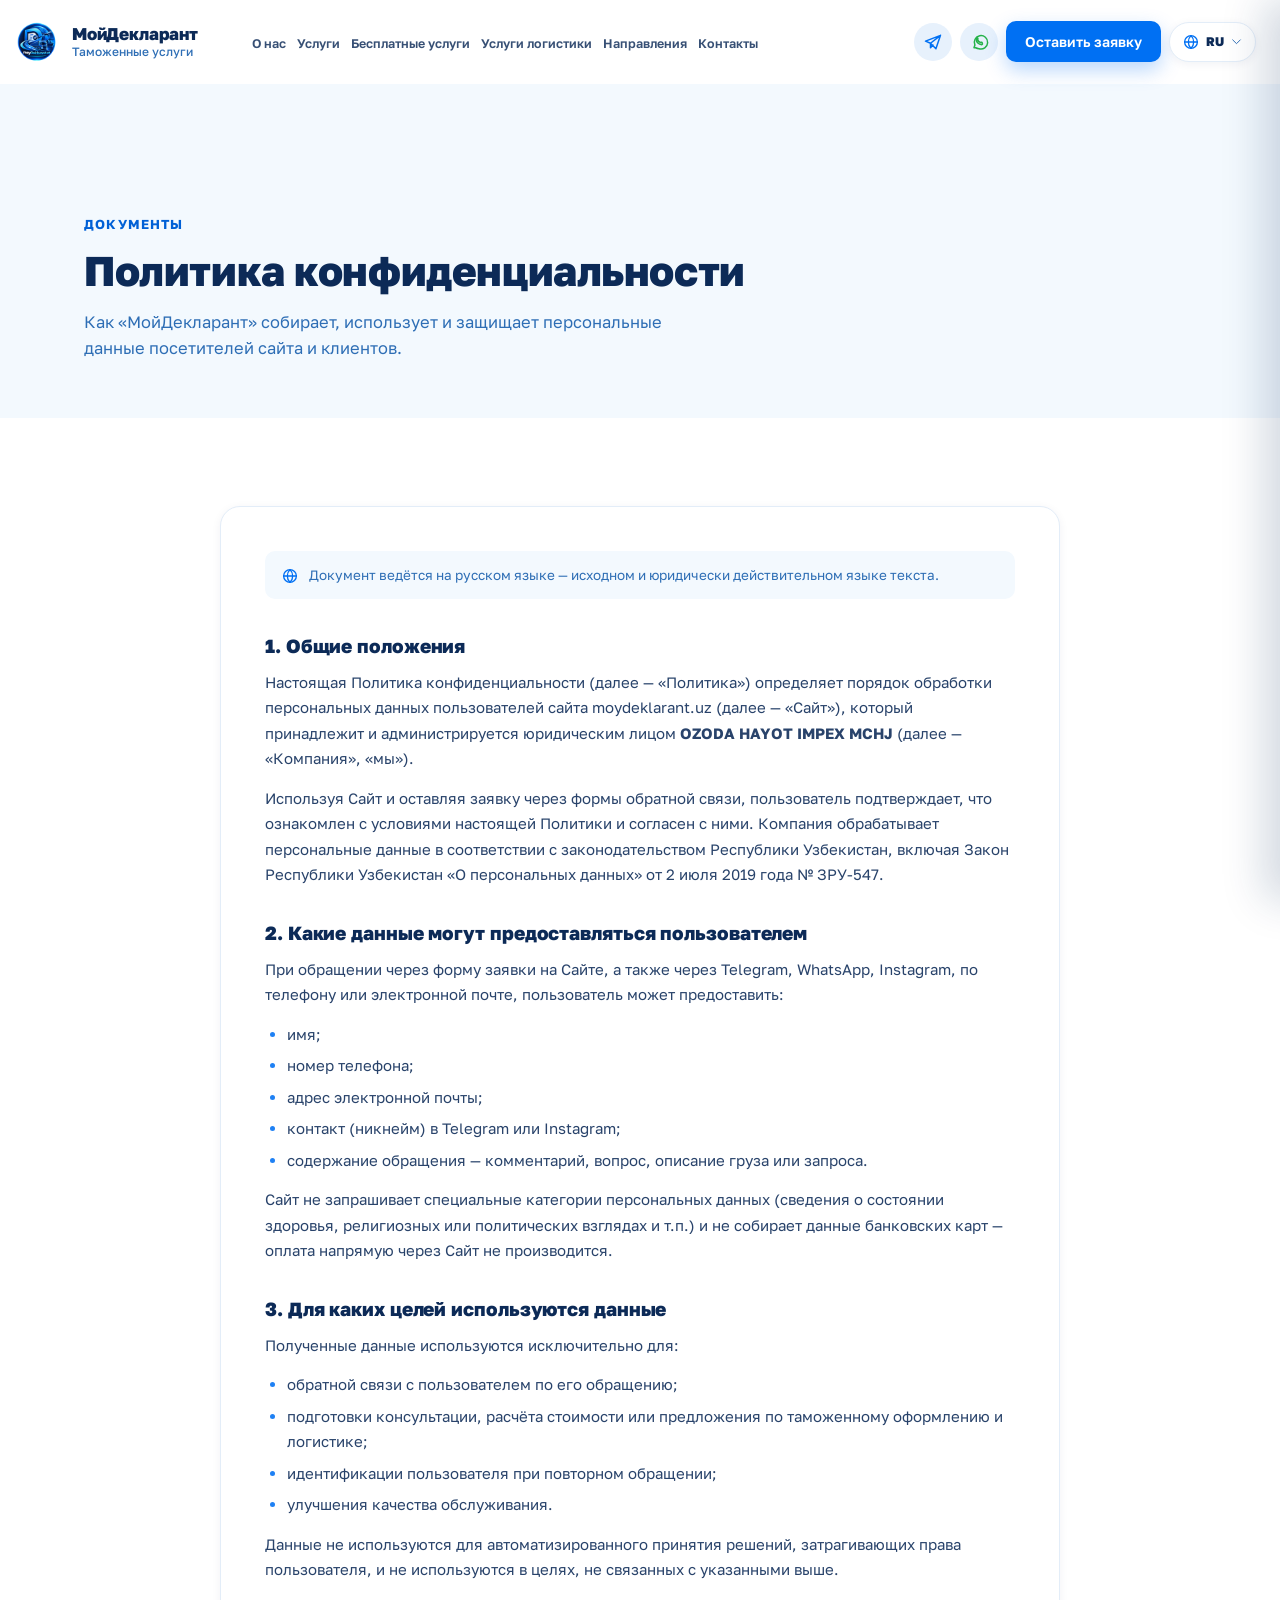
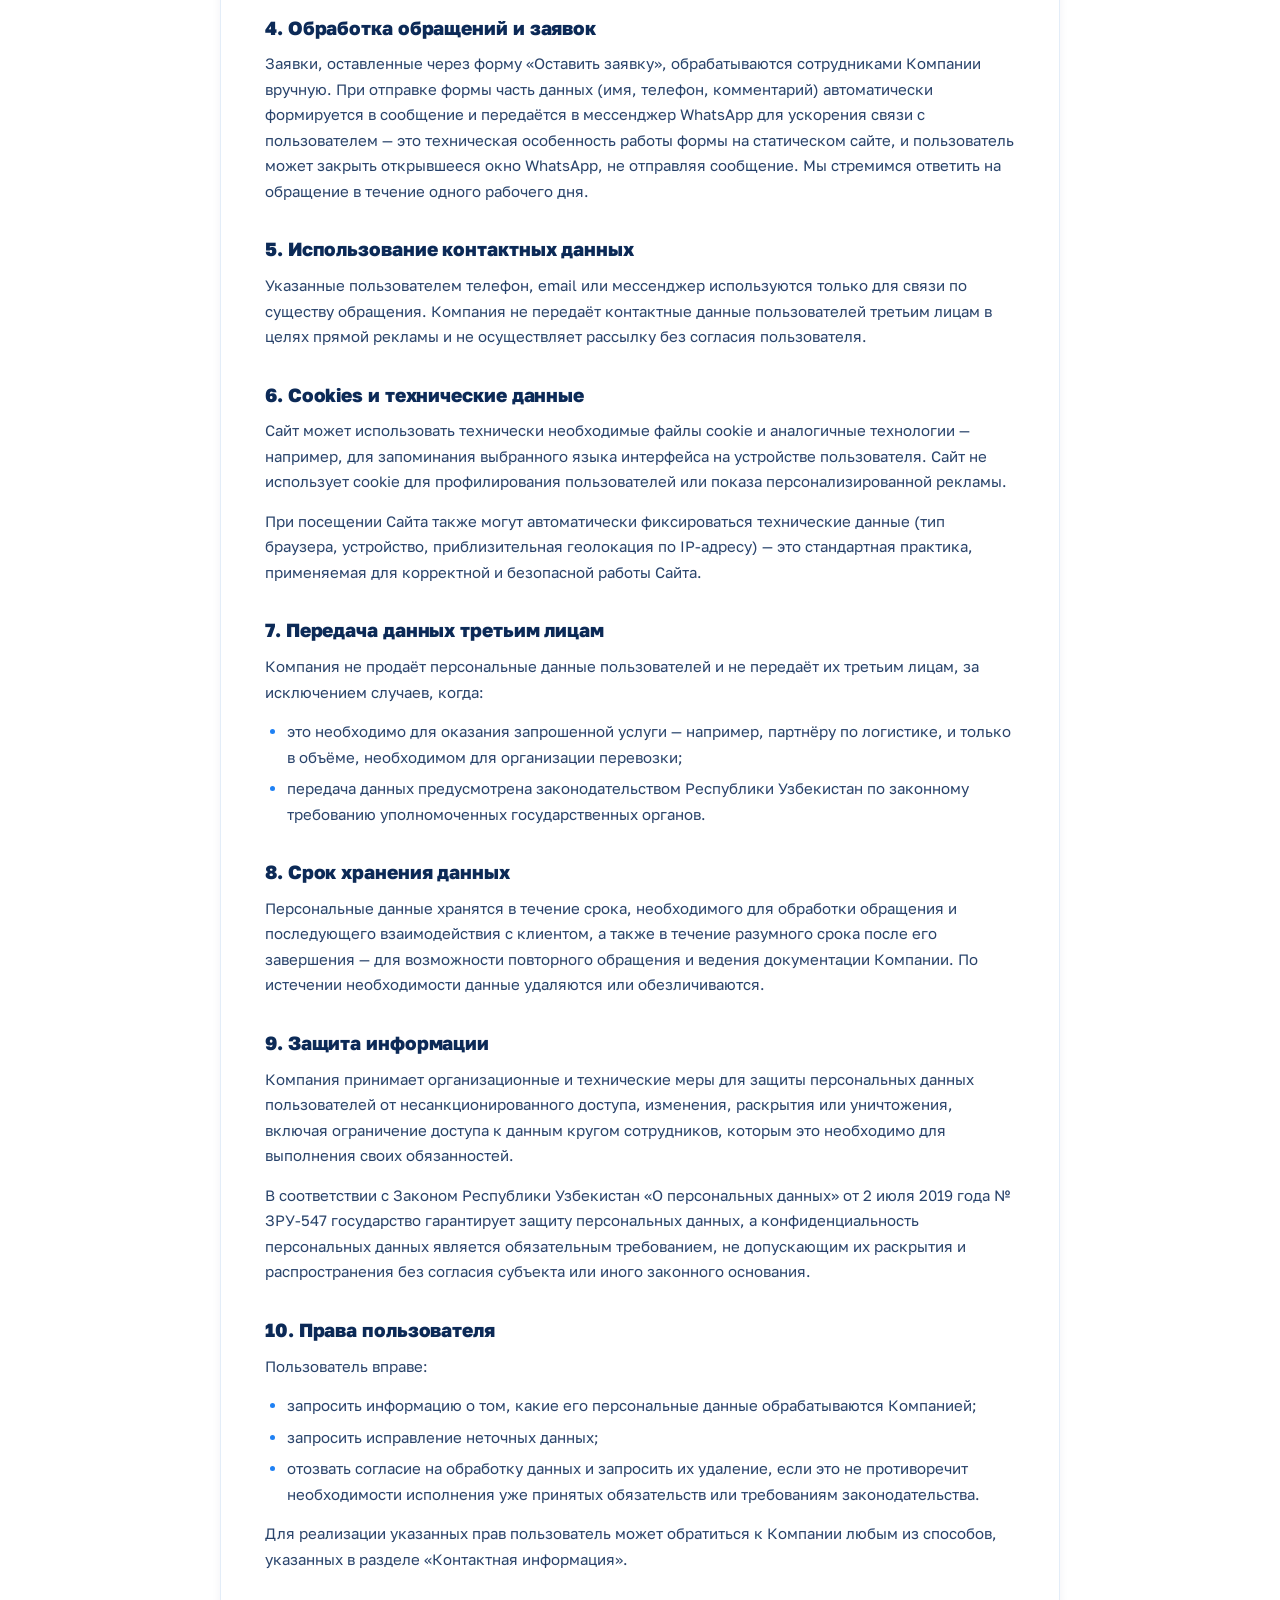
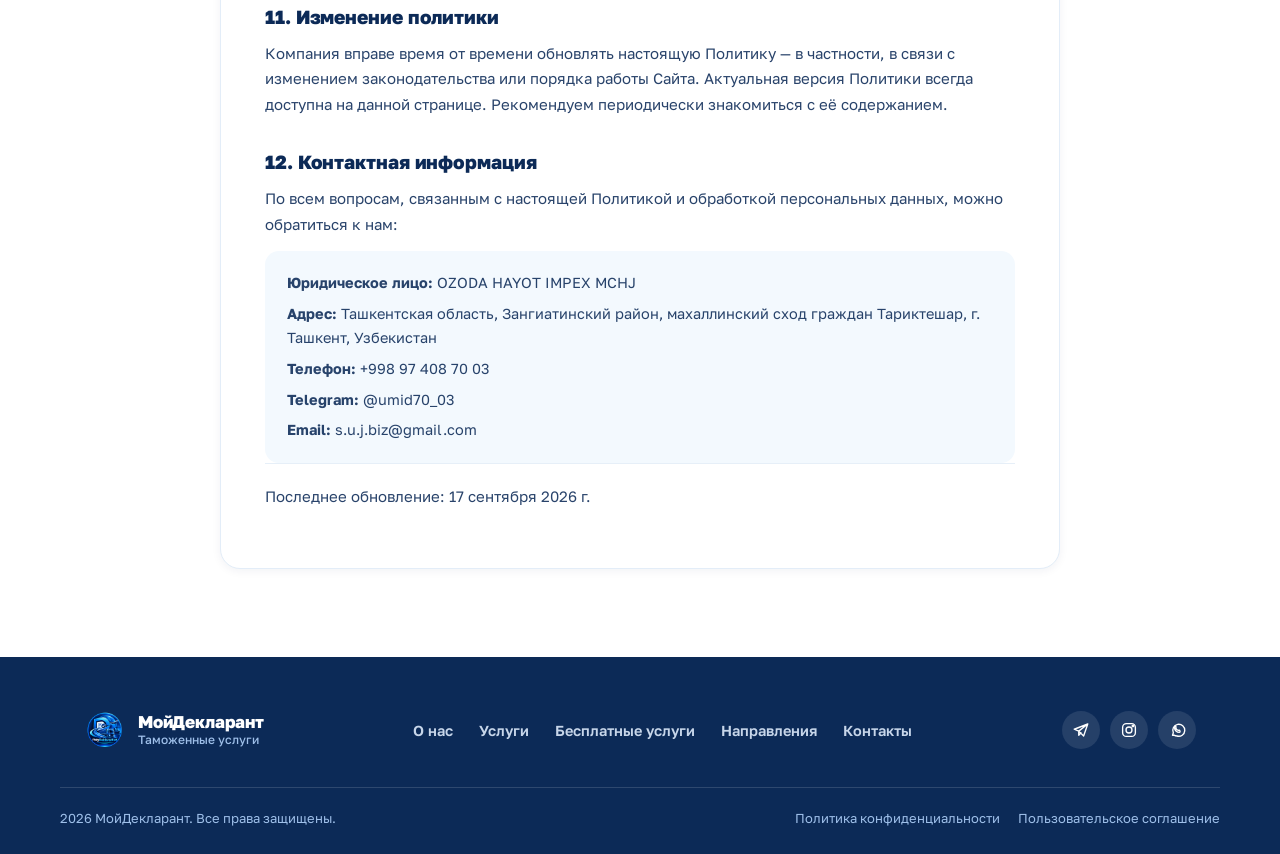
<file: privacy-policy.html>
<!DOCTYPE html>
<html lang="ru">
<head>
<meta charset="UTF-8">
<meta name="viewport" content="width=device-width, initial-scale=1, viewport-fit=cover">
<title>Политика конфиденциальности — МойДекларант</title>
<meta name="description" content="Политика конфиденциальности сайта МойДекларант: какие данные собираются, как используются и защищаются, и как связаться с компанией по вопросам персональных данных.">
<link rel="icon" type="image/png" sizes="512x512" href="/favicon.png">
<link rel="icon" href="/favicon.ico" sizes="any">
<link rel="apple-touch-icon" sizes="512x512" href="/favicon.png">
<link rel="preconnect" href="https://fonts.googleapis.com">
<link rel="preconnect" href="https://fonts.gstatic.com" crossorigin>
<link href="https://fonts.googleapis.com/css2?family=Golos+Text:wght@400;500;600;700;800;900&display=swap" rel="stylesheet">
<link rel="stylesheet" href="styles.css">
</head>
<body>

<!-- ============ ICON SPRITE ============ -->
<!-- ============ ICON SPRITE ============ -->
<svg style="display:none" aria-hidden="true">
  <symbol id="i-shield-check" viewBox="0 0 24 24"><path d="M12 3l7 3v6c0 4.6-3 7.9-7 9-4-1.1-7-4.4-7-9V6l7-3z"/><path d="M9 12l2 2 4-4"/></symbol>
  <symbol id="i-clock" viewBox="0 0 24 24"><circle cx="12" cy="12" r="8.5"/><path d="M12 7.5V12l3 2"/></symbol>
  <symbol id="i-layers" viewBox="0 0 24 24"><path d="M12 3l8.5 4.5L12 12 3.5 7.5 12 3z"/><path d="M3.5 12l8.5 4.5 8.5-4.5"/><path d="M3.5 16.5L12 21l8.5-4.5"/></symbol>
  <symbol id="i-user" viewBox="0 0 24 24"><circle cx="12" cy="8.5" r="3.5"/><path d="M4.5 20c1.4-3.6 4.3-5.5 7.5-5.5s6.1 1.9 7.5 5.5"/></symbol>
  <symbol id="i-globe" viewBox="0 0 24 24"><circle cx="12" cy="12" r="8.5"/><path d="M3.5 12h17M12 3.5c2.4 2.3 3.6 5.2 3.6 8.5s-1.2 6.2-3.6 8.5c-2.4-2.3-3.6-5.2-3.6-8.5S9.6 5.8 12 3.5z"/></symbol>
  <symbol id="i-headset" viewBox="0 0 24 24"><path d="M4 13v-1a8 8 0 0116 0v1"/><rect x="3" y="13" width="4" height="6" rx="1.5"/><rect x="17" y="13" width="4" height="6" rx="1.5"/><path d="M20 19v.5A3.5 3.5 0 0116.5 23H13"/></symbol>
  <symbol id="i-package" viewBox="0 0 24 24"><path d="M12 3l8.5 4.5v9L12 21l-8.5-4.5v-9L12 3z"/><path d="M3.5 7.5L12 12l8.5-4.5M12 12v9"/></symbol>
  <symbol id="i-message" viewBox="0 0 24 24"><path d="M4 5h16v11H9l-5 4V5z"/></symbol>
  <symbol id="i-tag" viewBox="0 0 24 24"><path d="M11 3h7a1 1 0 011 1v7a2 2 0 01-.6 1.4l-8 8a2 2 0 01-2.8 0l-6-6a2 2 0 010-2.8l8-8A2 2 0 0111 3z"/><circle cx="15.5" cy="8.5" r="1.4"/></symbol>
  <symbol id="i-file" viewBox="0 0 24 24"><path d="M7 3h7l5 5v13H7V3z"/><path d="M14 3v5h5M9.5 13h5M9.5 16.5h5"/></symbol>
  <symbol id="i-award" viewBox="0 0 24 24"><circle cx="12" cy="8.5" r="5.5"/><path d="M8.3 13.2L6.5 21l5.5-3 5.5 3-1.8-7.8"/></symbol>
  <symbol id="i-calculator" viewBox="0 0 24 24"><rect x="5" y="3" width="14" height="18" rx="2"/><path d="M8 7.5h8M8 12h.01M12 12h.01M16 12h.01M8 16h.01M12 16h.01M16 16v3"/></symbol>
  <symbol id="i-truck" viewBox="0 0 24 24"><path d="M3 6h11v10H3z"/><path d="M14 10h4l3 3v3h-7v-6z"/><circle cx="7" cy="18" r="1.8"/><circle cx="17.5" cy="18" r="1.8"/></symbol>
  <symbol id="i-plane" viewBox="0 0 24 24"><path d="M12 2l3 3v6l6 4v2l-6-2v3l2 2v2l-4-1-4 1v-2l2-2v-3l-6 2v-2l6-4V5l3-3z"/></symbol>
  <symbol id="i-ship" viewBox="0 0 24 24"><path d="M4 11l1.5 7h13L20 11M6 11V5h5l2 3M7 8h9"/><path d="M2 15.5c1.5 1.5 3 1.5 4.5 0s3-1.5 4.5 0 3 1.5 4.5 0 3-1.5 4.5 0"/></symbol>
  <symbol id="i-warehouse" viewBox="0 0 24 24"><path d="M3 10.5L12 5l9 5.5V20H3v-9.5z"/><path d="M9 20v-6h6v6"/></symbol>
  <symbol id="i-telegram" viewBox="0 0 24 24"><path d="M21 4L3 11l6 2.5M21 4L15.5 20l-6.5-6.5M21 4L9 13.5v5.5l3-3.3"/></symbol>
  <symbol id="i-whatsapp" viewBox="0 0 24 24"><path d="M6 19l1.1-3.3A8 8 0 1112 20a8 8 0 01-4-1.1L6 19z"/><path d="M8.7 8.7c0 3.6 2.9 6.5 6.5 6.5.6 0 1-.5.9-1.1l-.3-1.2a.9.9 0 00-1-.6l-1.2.3a5 5 0 01-3.2-3.2l.3-1.2a.9.9 0 00-.6-1L9.9 6.9c-.6-.1-1.1.3-1.1.9v.9z"/></symbol>
  <symbol id="i-instagram" viewBox="0 0 24 24"><rect x="3.5" y="3.5" width="17" height="17" rx="5"/><circle cx="12" cy="12" r="4"/><circle cx="17.2" cy="6.8" r="1"/></symbol>
  <symbol id="i-phone" viewBox="0 0 24 24"><path d="M6 3h3l2 5-2.5 1.5a11 11 0 005 5L15 12l5 2v3a2 2 0 01-2.2 2A16 16 0 014 5.2 2 2 0 016 3z"/></symbol>
  <symbol id="i-mail" viewBox="0 0 24 24"><rect x="3.5" y="5" width="17" height="14" rx="2"/><path d="M4 6.5l8 6 8-6"/></symbol>
  <symbol id="i-pin" viewBox="0 0 24 24"><path d="M12 22s7-6.5 7-12a7 7 0 10-14 0c0 5.5 7 12 7 12z"/><circle cx="12" cy="10" r="2.5"/></symbol>
  <symbol id="i-chevron-left" viewBox="0 0 24 24"><path d="M15 5l-7 7 7 7"/></symbol>
  <symbol id="i-chevron-right" viewBox="0 0 24 24"><path d="M9 5l7 7-7 7"/></symbol>
  <symbol id="i-chevron-down" viewBox="0 0 24 24"><path d="M5 9l7 7 7-7"/></symbol>
  <symbol id="i-arrow-right" viewBox="0 0 24 24"><path d="M4 12h16M14 6l6 6-6 6"/></symbol>
  <symbol id="i-check" viewBox="0 0 24 24"><path d="M4 12.5l5 5L20 6"/></symbol>
  <symbol id="i-menu" viewBox="0 0 24 24"><path d="M3.5 6.5h17M3.5 12h17M3.5 17.5h17"/></symbol>
  <symbol id="i-close" viewBox="0 0 24 24"><path d="M5 5l14 14M19 5L5 19"/></symbol>
</svg>

<a class="skip-link" href="#main">Перейти к содержимому</a>

<!-- ============ HEADER ============ -->

<a class="skip-link" href="#main">Перейти к содержимому</a>

<!-- ============ HEADER ============ -->
<header class="site-header" id="siteHeader">
  <div class="container header-inner">
    <a href="index.html" class="logo" aria-label="МойДекларант — на главную">
      <img src="logo.png" alt="" class="logo-mark" width="46" height="46">
      <span class="logo-text">
        <span class="logo-title">МойДекларант</span>
        <span class="logo-tagline" data-i18n="tagline">Таможенные услуги</span>
      </span>
    </a>

    <nav class="main-nav" aria-label="Основная навигация">
      <ul>
        <li><a href="index.html#about" data-i18n="nav.about">О нас</a></li>
        <li><a href="index.html#services" data-i18n="nav.services">Услуги</a></li>
        <li><a href="index.html#free-services" data-i18n="nav.free">Бесплатные услуги</a></li>
        <li><a href="index.html#logistics" data-i18n="nav.logistics">Услуги логистики</a></li>
        <li><a href="index.html#directions" data-i18n="nav.directions">Направления</a></li>
        <li><a href="index.html#contacts" data-i18n="nav.contacts">Контакты</a></li>
      </ul>
    </nav>

    <div class="header-actions">
      <a href="https://t.me/umid70_03" class="icon-btn" target="_blank" rel="noopener" aria-label="Telegram"><svg class="icon" width="20" height="20"><use href="#i-telegram"/></svg></a>
      <a href="https://wa.me/998974087003" class="icon-btn icon-btn--whatsapp" target="_blank" rel="noopener" aria-label="WhatsApp"><svg class="icon" width="20" height="20"><use href="#i-whatsapp"/></svg></a>
      <button type="button" class="btn btn-primary btn-sm" data-open-modal data-i18n="nav.cta">Оставить заявку</button>
      <button type="button" class="lang-trigger" data-lang-trigger aria-haspopup="listbox" aria-expanded="false" aria-controls="langMenu" aria-label="Выбрать язык сайта: Русский">
        <svg class="icon" width="18" height="18"><use href="#i-globe"/></svg>
        <span class="lang-trigger-code">RU</span>
        <svg class="icon lang-chevron" width="13" height="13"><use href="#i-chevron-down"/></svg>
      </button>
    </div>

    <div class="header-actions-mobile">
      <a href="https://t.me/umid70_03" class="icon-btn-mobile" target="_blank" rel="noopener" aria-label="Telegram"><svg class="icon" width="19" height="19"><use href="#i-telegram"/></svg></a>
      <a href="https://wa.me/998974087003" class="icon-btn-mobile icon-btn--whatsapp" target="_blank" rel="noopener" aria-label="WhatsApp"><svg class="icon" width="19" height="19"><use href="#i-whatsapp"/></svg></a>
      <button type="button" class="hamburger" id="hamburgerBtn" aria-label="Открыть меню" aria-expanded="false" aria-controls="mobileMenu">
        <svg class="icon" width="24" height="24"><use href="#i-menu"/></svg>
      </button>
    </div>
  </div>
</header>

<div class="mobile-menu-backdrop" id="mobileMenuBackdrop" hidden></div>
<div class="mobile-menu" id="mobileMenu" aria-hidden="true">
  <div class="mobile-menu-top">
    <a href="index.html" class="logo">
      <img src="logo.png" alt="" class="logo-mark" width="38" height="38">
      <span class="logo-text"><span class="logo-title">МойДекларант</span></span>
    </a>
    <button type="button" class="mobile-menu-close" id="mobileMenuClose" aria-label="Закрыть меню">
      <svg class="icon" width="24" height="24"><use href="#i-close"/></svg>
    </button>
  </div>
  <nav class="mobile-nav" aria-label="Мобильная навигация">
    <ul>
      <li><a href="index.html#about" data-i18n="nav.about">О нас</a></li>
      <li><a href="index.html#services" data-i18n="nav.services">Услуги</a></li>
      <li><a href="index.html#free-services" data-i18n="nav.free">Бесплатные услуги</a></li>
      <li><a href="index.html#logistics" data-i18n="nav.logistics">Услуги логистики</a></li>
      <li><a href="index.html#directions" data-i18n="nav.directions">Направления</a></li>
      <li><a href="index.html#contacts" data-i18n="nav.contacts">Контакты</a></li>
    </ul>
  </nav>
  <div class="mobile-menu-footer">
    <button type="button" class="btn btn-primary btn-block" data-open-modal data-i18n="nav.cta">Оставить заявку</button>
    <button type="button" class="lang-trigger lang-trigger--mobile" data-lang-trigger aria-haspopup="listbox" aria-expanded="false" aria-controls="langMenu" aria-label="Выбрать язык сайта: Русский">
      <svg class="icon" width="18" height="18"><use href="#i-globe"/></svg>
      <span class="lang-trigger-code">RU</span>
      <svg class="icon lang-chevron" width="13" height="13"><use href="#i-chevron-down"/></svg>
    </button>
    <div class="mobile-menu-socials">
      <a href="https://t.me/umid70_03" target="_blank" rel="noopener" aria-label="Telegram"><svg class="icon" width="20" height="20"><use href="#i-telegram"/></svg></a>
      <a href="https://wa.me/998974087003" target="_blank" rel="noopener" aria-label="WhatsApp"><svg class="icon" width="20" height="20"><use href="#i-whatsapp"/></svg></a>
      <a href="https://www.instagram.com/moydeklarant.uz" target="_blank" rel="noopener" aria-label="Instagram"><svg class="icon" width="20" height="20"><use href="#i-instagram"/></svg></a>
      <a href="tel:+998974087003" aria-label="Позвонить"><svg class="icon" width="20" height="20"><use href="#i-phone"/></svg></a>
    </div>
  </div>
</div>


<main id="main">

  <section class="page-hero">
    <div class="container">
      <p class="eyebrow" data-i18n="legal.eyebrow">Документы</p>
      <h1 data-i18n="legal.privacy.title">Политика конфиденциальности</h1>
      <p class="page-hero-lead" data-i18n="legal.privacy.lead">Как «МойДекларант» собирает, использует и защищает персональные данные посетителей сайта и клиентов.</p>
    </div>
  </section>

  <section class="section">
    <div class="container">
      <div class="legal-card" data-reveal>

        <div class="legal-note">
          <svg class="icon" width="18" height="18"><use href="#i-globe"/></svg>
          <span data-i18n="legal.langNote">Документ ведётся на русском языке — исходном и юридически действительном языке текста.</span>
        </div>

        <div class="legal-content">

          <h2 id="general">1. Общие положения</h2>
          <p>Настоящая Политика конфиденциальности (далее — «Политика») определяет порядок обработки персональных данных пользователей сайта moydeklarant.uz (далее — «Сайт»), который принадлежит и администрируется юридическим лицом <strong>OZODA HAYOT IMPEX MCHJ</strong> (далее — «Компания», «мы»).</p>
          <p>Используя Сайт и оставляя заявку через формы обратной связи, пользователь подтверждает, что ознакомлен с условиями настоящей Политики и согласен с ними. Компания обрабатывает персональные данные в соответствии с законодательством Республики Узбекистан, включая Закон Республики Узбекистан «О персональных данных» от 2 июля 2019 года № ЗРУ-547.</p>

          <h2 id="data">2. Какие данные могут предоставляться пользователем</h2>
          <p>При обращении через форму заявки на Сайте, а также через Telegram, WhatsApp, Instagram, по телефону или электронной почте, пользователь может предоставить:</p>
          <ul>
            <li>имя;</li>
            <li>номер телефона;</li>
            <li>адрес электронной почты;</li>
            <li>контакт (никнейм) в Telegram или Instagram;</li>
            <li>содержание обращения — комментарий, вопрос, описание груза или запроса.</li>
          </ul>
          <p>Сайт не запрашивает специальные категории персональных данных (сведения о состоянии здоровья, религиозных или политических взглядах и т.п.) и не собирает данные банковских карт — оплата напрямую через Сайт не производится.</p>

          <h2 id="purposes">3. Для каких целей используются данные</h2>
          <p>Полученные данные используются исключительно для:</p>
          <ul>
            <li>обратной связи с пользователем по его обращению;</li>
            <li>подготовки консультации, расчёта стоимости или предложения по таможенному оформлению и логистике;</li>
            <li>идентификации пользователя при повторном обращении;</li>
            <li>улучшения качества обслуживания.</li>
          </ul>
          <p>Данные не используются для автоматизированного принятия решений, затрагивающих права пользователя, и не используются в целях, не связанных с указанными выше.</p>

          <h2 id="requests">4. Обработка обращений и заявок</h2>
          <p>Заявки, оставленные через форму «Оставить заявку», обрабатываются сотрудниками Компании вручную. При отправке формы часть данных (имя, телефон, комментарий) автоматически формируется в сообщение и передаётся в мессенджер WhatsApp для ускорения связи с пользователем — это техническая особенность работы формы на статическом сайте, и пользователь может закрыть открывшееся окно WhatsApp, не отправляя сообщение. Мы стремимся ответить на обращение в течение одного рабочего дня.</p>

          <h2 id="contacts-use">5. Использование контактных данных</h2>
          <p>Указанные пользователем телефон, email или мессенджер используются только для связи по существу обращения. Компания не передаёт контактные данные пользователей третьим лицам в целях прямой рекламы и не осуществляет рассылку без согласия пользователя.</p>

          <h2 id="cookies">6. Cookies и технические данные</h2>
          <p>Сайт может использовать технически необходимые файлы cookie и аналогичные технологии — например, для запоминания выбранного языка интерфейса на устройстве пользователя. Сайт не использует cookie для профилирования пользователей или показа персонализированной рекламы.</p>
          <p>При посещении Сайта также могут автоматически фиксироваться технические данные (тип браузера, устройство, приблизительная геолокация по IP-адресу) — это стандартная практика, применяемая для корректной и безопасной работы Сайта.</p>

          <h2 id="thirdparty">7. Передача данных третьим лицам</h2>
          <p>Компания не продаёт персональные данные пользователей и не передаёт их третьим лицам, за исключением случаев, когда:</p>
          <ul>
            <li>это необходимо для оказания запрошенной услуги — например, партнёру по логистике, и только в объёме, необходимом для организации перевозки;</li>
            <li>передача данных предусмотрена законодательством Республики Узбекистан по законному требованию уполномоченных государственных органов.</li>
          </ul>

          <h2 id="storage">8. Срок хранения данных</h2>
          <p>Персональные данные хранятся в течение срока, необходимого для обработки обращения и последующего взаимодействия с клиентом, а также в течение разумного срока после его завершения — для возможности повторного обращения и ведения документации Компании. По истечении необходимости данные удаляются или обезличиваются.</p>

          <h2 id="protection">9. Защита информации</h2>
          <p>Компания принимает организационные и технические меры для защиты персональных данных пользователей от несанкционированного доступа, изменения, раскрытия или уничтожения, включая ограничение доступа к данным кругом сотрудников, которым это необходимо для выполнения своих обязанностей.</p>
          <p>В соответствии с Законом Республики Узбекистан «О персональных данных» от 2 июля 2019 года № ЗРУ-547 государство гарантирует защиту персональных данных, а конфиденциальность персональных данных является обязательным требованием, не допускающим их раскрытия и распространения без согласия субъекта или иного законного основания.</p>

          <h2 id="rights">10. Права пользователя</h2>
          <p>Пользователь вправе:</p>
          <ul>
            <li>запросить информацию о том, какие его персональные данные обрабатываются Компанией;</li>
            <li>запросить исправление неточных данных;</li>
            <li>отозвать согласие на обработку данных и запросить их удаление, если это не противоречит необходимости исполнения уже принятых обязательств или требованиям законодательства.</li>
          </ul>
          <p>Для реализации указанных прав пользователь может обратиться к Компании любым из способов, указанных в разделе «Контактная информация».</p>

          <h2 id="changes">11. Изменение политики</h2>
          <p>Компания вправе время от времени обновлять настоящую Политику — в частности, в связи с изменением законодательства или порядка работы Сайта. Актуальная версия Политики всегда доступна на данной странице. Рекомендуем периодически знакомиться с её содержанием.</p>

          <h2 id="contact-info">12. Контактная информация</h2>
          <p>По всем вопросам, связанным с настоящей Политикой и обработкой персональных данных, можно обратиться к нам:</p>
          <div class="legal-contact-block">
            <p><strong>Юридическое лицо:</strong> OZODA HAYOT IMPEX MCHJ</p>
            <p><strong>Адрес:</strong> Ташкентская область, Зангиатинский район, махаллинский сход граждан Тариктешар, г. Ташкент, Узбекистан</p>
            <p><strong>Телефон:</strong> +998 97 408 70 03</p>
            <p><strong>Telegram:</strong> @umid70_03</p>
            <p><strong>Email:</strong> s.u.j.biz@gmail.com</p>
          </div>

          <p class="legal-updated">Последнее обновление: 17 сентября 2026 г.</p>
        </div>
      </div>
    </div>
  </section>

</main>

<!-- ============ FOOTER ============ -->
<footer class="site-footer">
  <div class="container footer-grid">
    <div class="footer-brand">
      <a href="index.html" class="logo logo--footer">
        <img src="logo.png" alt="" class="logo-mark" width="42" height="42">
        <span class="logo-text">
          <span class="logo-title">МойДекларант</span>
          <span class="logo-tagline" data-i18n="tagline">Таможенные услуги</span>
        </span>
      </a>
    </div>

    <nav class="footer-nav" aria-label="Навигация в подвале">
      <ul>
        <li><a href="index.html#about" data-i18n="nav.about">О нас</a></li>
        <li><a href="index.html#services" data-i18n="nav.services">Услуги</a></li>
        <li><a href="index.html#free-services" data-i18n="nav.free">Бесплатные услуги</a></li>
        <li><a href="index.html#directions" data-i18n="nav.directions">Направления</a></li>
        <li><a href="index.html#contacts" data-i18n="nav.contacts">Контакты</a></li>
      </ul>
    </nav>

    <div class="footer-social">
      <a href="https://t.me/umid70_03" target="_blank" rel="noopener" aria-label="Telegram"><svg class="icon" width="18" height="18"><use href="#i-telegram"/></svg></a>
      <a href="https://www.instagram.com/moydeklarant.uz" target="_blank" rel="noopener" aria-label="Instagram"><svg class="icon" width="18" height="18"><use href="#i-instagram"/></svg></a>
      <a href="https://wa.me/998974087003" target="_blank" rel="noopener" aria-label="WhatsApp"><svg class="icon" width="18" height="18"><use href="#i-whatsapp"/></svg></a>
    </div>
  </div>

  <div class="container footer-bottom">
    <p><span id="footerYear">2026</span> <span data-i18n="footer.rights">МойДекларант. Все права защищены.</span></p>
    <div class="footer-legal">
      <a href="privacy-policy.html" data-i18n="footer.privacy">Политика конфиденциальности</a>
      <a href="terms-of-use.html" data-i18n="footer.terms">Пользовательское соглашение</a>
    </div>
  </div>
</footer>


<!-- ============ REQUEST MODAL ============ -->
<div class="modal-overlay" id="modalOverlay" hidden>
  <div class="modal" role="dialog" aria-modal="true" aria-labelledby="modalTitle">
    <button type="button" class="modal-close" id="modalClose" aria-label="Закрыть">
      <svg class="icon" width="22" height="22"><use href="#i-close"/></svg>
    </button>

    <div class="modal-state" id="modalFormState">
      <h3 id="modalTitle" data-i18n="modal.title">Оставить заявку</h3>
      <p data-i18n="modal.text">Оставьте свои контакты — мы свяжемся с вами в течение рабочего дня.</p>
      <form id="requestForm" novalidate>
        <div class="form-field">
          <label for="fName" data-i18n="modal.name">Ваше имя</label>
          <input type="text" id="fName" name="name" required autocomplete="name">
        </div>
        <div class="form-field">
          <label for="fPhone" data-i18n="modal.phone">Номер телефона</label>
          <input type="tel" id="fPhone" name="phone" required autocomplete="tel" placeholder="+998 __ ___ __ __">
        </div>
        <div class="form-field">
          <label for="fTelegram" data-i18n="modal.telegram">Telegram <span data-i18n="modal.optional">(необязательно)</span></label>
          <input type="text" id="fTelegram" name="telegram" placeholder="@username">
        </div>
        <div class="form-field">
          <label for="fComment" data-i18n="modal.comment">Комментарий <span data-i18n="modal.optional">(необязательно)</span></label>
          <textarea id="fComment" name="comment" rows="3"></textarea>
        </div>
        <label class="form-checkbox">
          <input type="checkbox" id="fConsent" required>
          <span data-i18n="modal.consent">Я согласен(на) на обработку персональных данных</span>
        </label>
        <button type="submit" class="btn btn-primary btn-block" data-i18n="modal.submit">Отправить заявку</button>
      </form>
    </div>

    <div class="modal-state modal-success" id="modalSuccessState" hidden>
      <span class="success-icon"><svg class="icon" width="32" height="32"><use href="#i-check"/></svg></span>
      <h3 data-i18n="modal.okTitle">Спасибо за обращение!</h3>
      <p data-i18n="modal.okText">Мы получили вашу заявку и свяжемся с вами в течение рабочего дня. Также откроется WhatsApp — отправьте сообщение, чтобы ускорить обработку.</p>
      <button type="button" class="btn btn-primary" id="modalCloseSuccess" data-i18n="modal.close">Закрыть</button>
    </div>
  </div>
</div>


<ul class="lang-menu" id="langMenu" role="listbox" aria-label="Выбор языка сайта" aria-hidden="true">
  <li role="option" aria-selected="true">
    <button type="button" class="lang-option is-active" data-lang="ru">
      <span class="lang-option-code">RU</span><span class="lang-option-name">Русский</span>
      <svg class="icon lang-option-check" width="16" height="16"><use href="#i-check"/></svg>
    </button>
  </li>
  <li role="option" aria-selected="false">
    <button type="button" class="lang-option" data-lang="en">
      <span class="lang-option-code">EN</span><span class="lang-option-name">English</span>
      <svg class="icon lang-option-check" width="16" height="16"><use href="#i-check"/></svg>
    </button>
  </li>
  <li role="option" aria-selected="false">
    <button type="button" class="lang-option" data-lang="uz">
      <span class="lang-option-code">UZ</span><span class="lang-option-name">O‘zbekcha</span>
      <svg class="icon lang-option-check" width="16" height="16"><use href="#i-check"/></svg>
    </button>
  </li>
</ul>

<script src="script.js" defer></script>
</body>
</html>
</file>
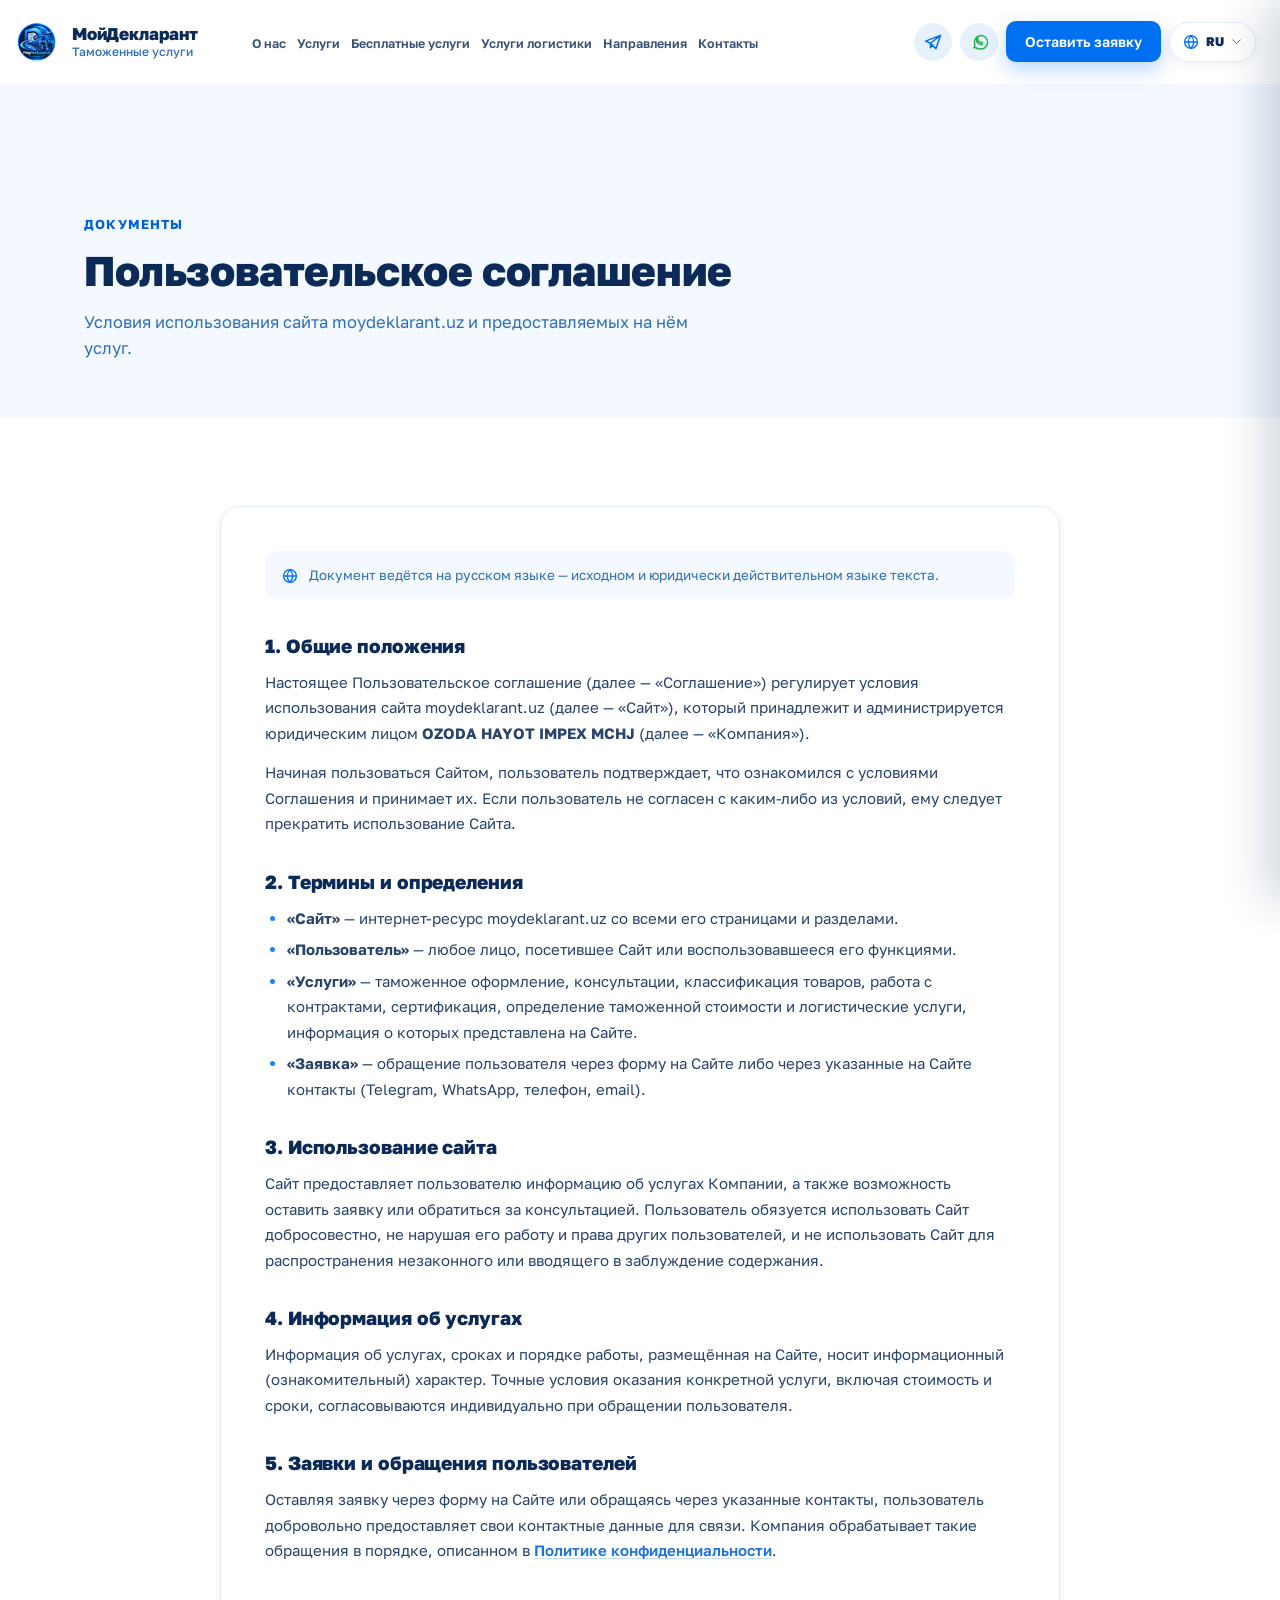
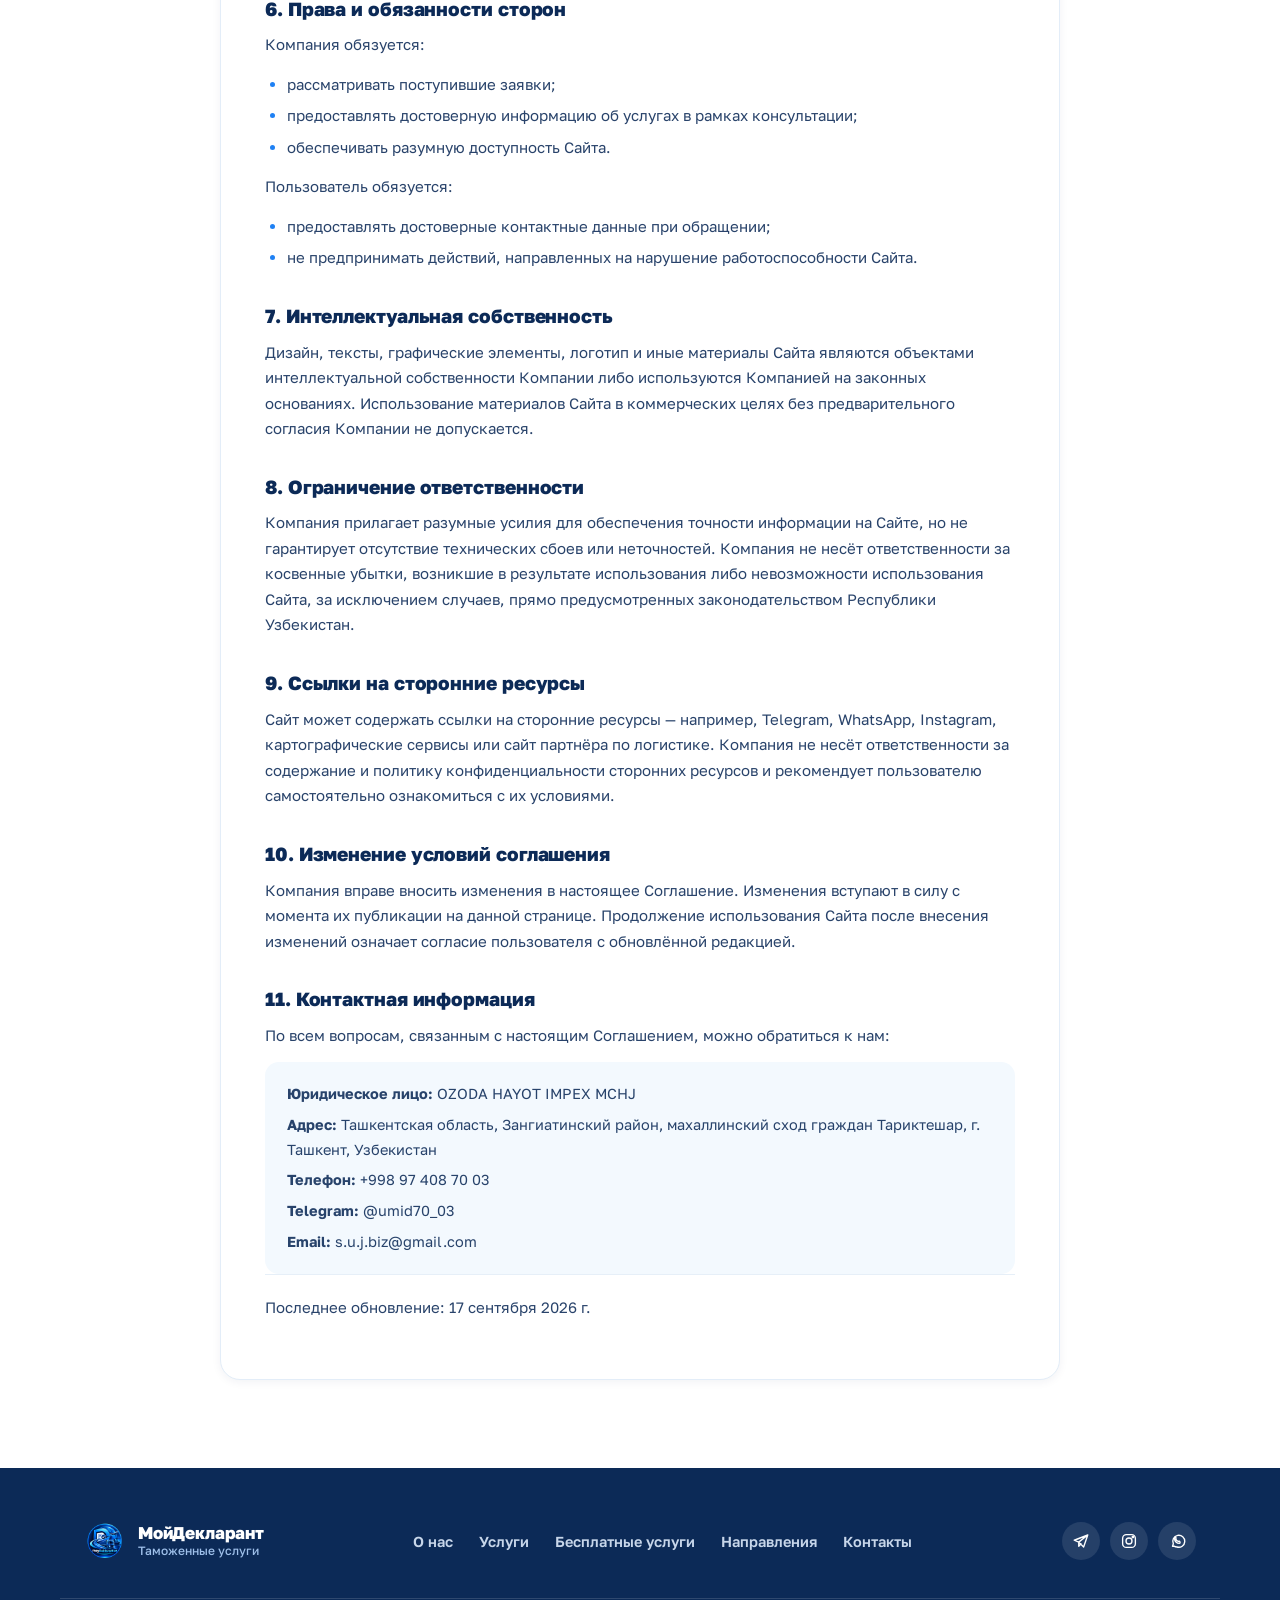
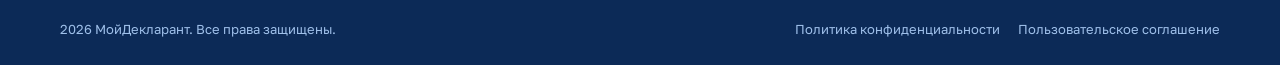
<file: terms-of-use.html>
<!DOCTYPE html>
<html lang="ru">
<head>
<meta charset="UTF-8">
<meta name="viewport" content="width=device-width, initial-scale=1, viewport-fit=cover">
<title>Пользовательское соглашение — МойДекларант</title>
<meta name="description" content="Пользовательское соглашение сайта МойДекларант: условия использования сайта, информация об услугах, права и обязанности сторон.">
<link rel="icon" type="image/png" sizes="512x512" href="/favicon.png">
<link rel="icon" href="/favicon.ico" sizes="any">
<link rel="apple-touch-icon" sizes="512x512" href="/favicon.png">
<link rel="preconnect" href="https://fonts.googleapis.com">
<link rel="preconnect" href="https://fonts.gstatic.com" crossorigin>
<link href="https://fonts.googleapis.com/css2?family=Golos+Text:wght@400;500;600;700;800;900&display=swap" rel="stylesheet">
<link rel="stylesheet" href="styles.css">
</head>
<body>

<!-- ============ ICON SPRITE ============ -->
<!-- ============ ICON SPRITE ============ -->
<svg style="display:none" aria-hidden="true">
  <symbol id="i-shield-check" viewBox="0 0 24 24"><path d="M12 3l7 3v6c0 4.6-3 7.9-7 9-4-1.1-7-4.4-7-9V6l7-3z"/><path d="M9 12l2 2 4-4"/></symbol>
  <symbol id="i-clock" viewBox="0 0 24 24"><circle cx="12" cy="12" r="8.5"/><path d="M12 7.5V12l3 2"/></symbol>
  <symbol id="i-layers" viewBox="0 0 24 24"><path d="M12 3l8.5 4.5L12 12 3.5 7.5 12 3z"/><path d="M3.5 12l8.5 4.5 8.5-4.5"/><path d="M3.5 16.5L12 21l8.5-4.5"/></symbol>
  <symbol id="i-user" viewBox="0 0 24 24"><circle cx="12" cy="8.5" r="3.5"/><path d="M4.5 20c1.4-3.6 4.3-5.5 7.5-5.5s6.1 1.9 7.5 5.5"/></symbol>
  <symbol id="i-globe" viewBox="0 0 24 24"><circle cx="12" cy="12" r="8.5"/><path d="M3.5 12h17M12 3.5c2.4 2.3 3.6 5.2 3.6 8.5s-1.2 6.2-3.6 8.5c-2.4-2.3-3.6-5.2-3.6-8.5S9.6 5.8 12 3.5z"/></symbol>
  <symbol id="i-headset" viewBox="0 0 24 24"><path d="M4 13v-1a8 8 0 0116 0v1"/><rect x="3" y="13" width="4" height="6" rx="1.5"/><rect x="17" y="13" width="4" height="6" rx="1.5"/><path d="M20 19v.5A3.5 3.5 0 0116.5 23H13"/></symbol>
  <symbol id="i-package" viewBox="0 0 24 24"><path d="M12 3l8.5 4.5v9L12 21l-8.5-4.5v-9L12 3z"/><path d="M3.5 7.5L12 12l8.5-4.5M12 12v9"/></symbol>
  <symbol id="i-message" viewBox="0 0 24 24"><path d="M4 5h16v11H9l-5 4V5z"/></symbol>
  <symbol id="i-tag" viewBox="0 0 24 24"><path d="M11 3h7a1 1 0 011 1v7a2 2 0 01-.6 1.4l-8 8a2 2 0 01-2.8 0l-6-6a2 2 0 010-2.8l8-8A2 2 0 0111 3z"/><circle cx="15.5" cy="8.5" r="1.4"/></symbol>
  <symbol id="i-file" viewBox="0 0 24 24"><path d="M7 3h7l5 5v13H7V3z"/><path d="M14 3v5h5M9.5 13h5M9.5 16.5h5"/></symbol>
  <symbol id="i-award" viewBox="0 0 24 24"><circle cx="12" cy="8.5" r="5.5"/><path d="M8.3 13.2L6.5 21l5.5-3 5.5 3-1.8-7.8"/></symbol>
  <symbol id="i-calculator" viewBox="0 0 24 24"><rect x="5" y="3" width="14" height="18" rx="2"/><path d="M8 7.5h8M8 12h.01M12 12h.01M16 12h.01M8 16h.01M12 16h.01M16 16v3"/></symbol>
  <symbol id="i-truck" viewBox="0 0 24 24"><path d="M3 6h11v10H3z"/><path d="M14 10h4l3 3v3h-7v-6z"/><circle cx="7" cy="18" r="1.8"/><circle cx="17.5" cy="18" r="1.8"/></symbol>
  <symbol id="i-plane" viewBox="0 0 24 24"><path d="M12 2l3 3v6l6 4v2l-6-2v3l2 2v2l-4-1-4 1v-2l2-2v-3l-6 2v-2l6-4V5l3-3z"/></symbol>
  <symbol id="i-ship" viewBox="0 0 24 24"><path d="M4 11l1.5 7h13L20 11M6 11V5h5l2 3M7 8h9"/><path d="M2 15.5c1.5 1.5 3 1.5 4.5 0s3-1.5 4.5 0 3 1.5 4.5 0 3-1.5 4.5 0"/></symbol>
  <symbol id="i-warehouse" viewBox="0 0 24 24"><path d="M3 10.5L12 5l9 5.5V20H3v-9.5z"/><path d="M9 20v-6h6v6"/></symbol>
  <symbol id="i-telegram" viewBox="0 0 24 24"><path d="M21 4L3 11l6 2.5M21 4L15.5 20l-6.5-6.5M21 4L9 13.5v5.5l3-3.3"/></symbol>
  <symbol id="i-whatsapp" viewBox="0 0 24 24"><path d="M6 19l1.1-3.3A8 8 0 1112 20a8 8 0 01-4-1.1L6 19z"/><path d="M8.7 8.7c0 3.6 2.9 6.5 6.5 6.5.6 0 1-.5.9-1.1l-.3-1.2a.9.9 0 00-1-.6l-1.2.3a5 5 0 01-3.2-3.2l.3-1.2a.9.9 0 00-.6-1L9.9 6.9c-.6-.1-1.1.3-1.1.9v.9z"/></symbol>
  <symbol id="i-instagram" viewBox="0 0 24 24"><rect x="3.5" y="3.5" width="17" height="17" rx="5"/><circle cx="12" cy="12" r="4"/><circle cx="17.2" cy="6.8" r="1"/></symbol>
  <symbol id="i-phone" viewBox="0 0 24 24"><path d="M6 3h3l2 5-2.5 1.5a11 11 0 005 5L15 12l5 2v3a2 2 0 01-2.2 2A16 16 0 014 5.2 2 2 0 016 3z"/></symbol>
  <symbol id="i-mail" viewBox="0 0 24 24"><rect x="3.5" y="5" width="17" height="14" rx="2"/><path d="M4 6.5l8 6 8-6"/></symbol>
  <symbol id="i-pin" viewBox="0 0 24 24"><path d="M12 22s7-6.5 7-12a7 7 0 10-14 0c0 5.5 7 12 7 12z"/><circle cx="12" cy="10" r="2.5"/></symbol>
  <symbol id="i-chevron-left" viewBox="0 0 24 24"><path d="M15 5l-7 7 7 7"/></symbol>
  <symbol id="i-chevron-right" viewBox="0 0 24 24"><path d="M9 5l7 7-7 7"/></symbol>
  <symbol id="i-chevron-down" viewBox="0 0 24 24"><path d="M5 9l7 7 7-7"/></symbol>
  <symbol id="i-arrow-right" viewBox="0 0 24 24"><path d="M4 12h16M14 6l6 6-6 6"/></symbol>
  <symbol id="i-check" viewBox="0 0 24 24"><path d="M4 12.5l5 5L20 6"/></symbol>
  <symbol id="i-menu" viewBox="0 0 24 24"><path d="M3.5 6.5h17M3.5 12h17M3.5 17.5h17"/></symbol>
  <symbol id="i-close" viewBox="0 0 24 24"><path d="M5 5l14 14M19 5L5 19"/></symbol>
</svg>

<a class="skip-link" href="#main">Перейти к содержимому</a>

<!-- ============ HEADER ============ -->

<a class="skip-link" href="#main">Перейти к содержимому</a>

<!-- ============ HEADER ============ -->
<header class="site-header" id="siteHeader">
  <div class="container header-inner">
    <a href="index.html" class="logo" aria-label="МойДекларант — на главную">
      <img src="logo.png" alt="" class="logo-mark" width="46" height="46">
      <span class="logo-text">
        <span class="logo-title">МойДекларант</span>
        <span class="logo-tagline" data-i18n="tagline">Таможенные услуги</span>
      </span>
    </a>

    <nav class="main-nav" aria-label="Основная навигация">
      <ul>
        <li><a href="index.html#about" data-i18n="nav.about">О нас</a></li>
        <li><a href="index.html#services" data-i18n="nav.services">Услуги</a></li>
        <li><a href="index.html#free-services" data-i18n="nav.free">Бесплатные услуги</a></li>
        <li><a href="index.html#logistics" data-i18n="nav.logistics">Услуги логистики</a></li>
        <li><a href="index.html#directions" data-i18n="nav.directions">Направления</a></li>
        <li><a href="index.html#contacts" data-i18n="nav.contacts">Контакты</a></li>
      </ul>
    </nav>

    <div class="header-actions">
      <a href="https://t.me/umid70_03" class="icon-btn" target="_blank" rel="noopener" aria-label="Telegram"><svg class="icon" width="20" height="20"><use href="#i-telegram"/></svg></a>
      <a href="https://wa.me/998974087003" class="icon-btn icon-btn--whatsapp" target="_blank" rel="noopener" aria-label="WhatsApp"><svg class="icon" width="20" height="20"><use href="#i-whatsapp"/></svg></a>
      <button type="button" class="btn btn-primary btn-sm" data-open-modal data-i18n="nav.cta">Оставить заявку</button>
      <button type="button" class="lang-trigger" data-lang-trigger aria-haspopup="listbox" aria-expanded="false" aria-controls="langMenu" aria-label="Выбрать язык сайта: Русский">
        <svg class="icon" width="18" height="18"><use href="#i-globe"/></svg>
        <span class="lang-trigger-code">RU</span>
        <svg class="icon lang-chevron" width="13" height="13"><use href="#i-chevron-down"/></svg>
      </button>
    </div>

    <div class="header-actions-mobile">
      <a href="https://t.me/umid70_03" class="icon-btn-mobile" target="_blank" rel="noopener" aria-label="Telegram"><svg class="icon" width="19" height="19"><use href="#i-telegram"/></svg></a>
      <a href="https://wa.me/998974087003" class="icon-btn-mobile icon-btn--whatsapp" target="_blank" rel="noopener" aria-label="WhatsApp"><svg class="icon" width="19" height="19"><use href="#i-whatsapp"/></svg></a>
      <button type="button" class="hamburger" id="hamburgerBtn" aria-label="Открыть меню" aria-expanded="false" aria-controls="mobileMenu">
        <svg class="icon" width="24" height="24"><use href="#i-menu"/></svg>
      </button>
    </div>
  </div>
</header>

<div class="mobile-menu-backdrop" id="mobileMenuBackdrop" hidden></div>
<div class="mobile-menu" id="mobileMenu" aria-hidden="true">
  <div class="mobile-menu-top">
    <a href="index.html" class="logo">
      <img src="logo.png" alt="" class="logo-mark" width="38" height="38">
      <span class="logo-text"><span class="logo-title">МойДекларант</span></span>
    </a>
    <button type="button" class="mobile-menu-close" id="mobileMenuClose" aria-label="Закрыть меню">
      <svg class="icon" width="24" height="24"><use href="#i-close"/></svg>
    </button>
  </div>
  <nav class="mobile-nav" aria-label="Мобильная навигация">
    <ul>
      <li><a href="index.html#about" data-i18n="nav.about">О нас</a></li>
      <li><a href="index.html#services" data-i18n="nav.services">Услуги</a></li>
      <li><a href="index.html#free-services" data-i18n="nav.free">Бесплатные услуги</a></li>
      <li><a href="index.html#logistics" data-i18n="nav.logistics">Услуги логистики</a></li>
      <li><a href="index.html#directions" data-i18n="nav.directions">Направления</a></li>
      <li><a href="index.html#contacts" data-i18n="nav.contacts">Контакты</a></li>
    </ul>
  </nav>
  <div class="mobile-menu-footer">
    <button type="button" class="btn btn-primary btn-block" data-open-modal data-i18n="nav.cta">Оставить заявку</button>
    <button type="button" class="lang-trigger lang-trigger--mobile" data-lang-trigger aria-haspopup="listbox" aria-expanded="false" aria-controls="langMenu" aria-label="Выбрать язык сайта: Русский">
      <svg class="icon" width="18" height="18"><use href="#i-globe"/></svg>
      <span class="lang-trigger-code">RU</span>
      <svg class="icon lang-chevron" width="13" height="13"><use href="#i-chevron-down"/></svg>
    </button>
    <div class="mobile-menu-socials">
      <a href="https://t.me/umid70_03" target="_blank" rel="noopener" aria-label="Telegram"><svg class="icon" width="20" height="20"><use href="#i-telegram"/></svg></a>
      <a href="https://wa.me/998974087003" target="_blank" rel="noopener" aria-label="WhatsApp"><svg class="icon" width="20" height="20"><use href="#i-whatsapp"/></svg></a>
      <a href="https://www.instagram.com/moydeklarant.uz" target="_blank" rel="noopener" aria-label="Instagram"><svg class="icon" width="20" height="20"><use href="#i-instagram"/></svg></a>
      <a href="tel:+998974087003" aria-label="Позвонить"><svg class="icon" width="20" height="20"><use href="#i-phone"/></svg></a>
    </div>
  </div>
</div>


<main id="main">

  <section class="page-hero">
    <div class="container">
      <p class="eyebrow" data-i18n="legal.eyebrow">Документы</p>
      <h1 data-i18n="legal.terms.title">Пользовательское соглашение</h1>
      <p class="page-hero-lead" data-i18n="legal.terms.lead">Условия использования сайта moydeklarant.uz и предоставляемых на нём услуг.</p>
    </div>
  </section>

  <section class="section">
    <div class="container">
      <div class="legal-card" data-reveal>

        <div class="legal-note">
          <svg class="icon" width="18" height="18"><use href="#i-globe"/></svg>
          <span data-i18n="legal.langNote">Документ ведётся на русском языке — исходном и юридически действительном языке текста.</span>
        </div>

        <div class="legal-content">

          <h2 id="general">1. Общие положения</h2>
          <p>Настоящее Пользовательское соглашение (далее — «Соглашение») регулирует условия использования сайта moydeklarant.uz (далее — «Сайт»), который принадлежит и администрируется юридическим лицом <strong>OZODA HAYOT IMPEX MCHJ</strong> (далее — «Компания»).</p>
          <p>Начиная пользоваться Сайтом, пользователь подтверждает, что ознакомился с условиями Соглашения и принимает их. Если пользователь не согласен с каким-либо из условий, ему следует прекратить использование Сайта.</p>

          <h2 id="terms">2. Термины и определения</h2>
          <ul>
            <li><strong>«Сайт»</strong> — интернет-ресурс moydeklarant.uz со всеми его страницами и разделами.</li>
            <li><strong>«Пользователь»</strong> — любое лицо, посетившее Сайт или воспользовавшееся его функциями.</li>
            <li><strong>«Услуги»</strong> — таможенное оформление, консультации, классификация товаров, работа с контрактами, сертификация, определение таможенной стоимости и логистические услуги, информация о которых представлена на Сайте.</li>
            <li><strong>«Заявка»</strong> — обращение пользователя через форму на Сайте либо через указанные на Сайте контакты (Telegram, WhatsApp, телефон, email).</li>
          </ul>

          <h2 id="usage">3. Использование сайта</h2>
          <p>Сайт предоставляет пользователю информацию об услугах Компании, а также возможность оставить заявку или обратиться за консультацией. Пользователь обязуется использовать Сайт добросовестно, не нарушая его работу и права других пользователей, и не использовать Сайт для распространения незаконного или вводящего в заблуждение содержания.</p>

          <h2 id="services-info">4. Информация об услугах</h2>
          <p>Информация об услугах, сроках и порядке работы, размещённая на Сайте, носит информационный (ознакомительный) характер. Точные условия оказания конкретной услуги, включая стоимость и сроки, согласовываются индивидуально при обращении пользователя.</p>

          <h2 id="applications">5. Заявки и обращения пользователей</h2>
          <p>Оставляя заявку через форму на Сайте или обращаясь через указанные контакты, пользователь добровольно предоставляет свои контактные данные для связи. Компания обрабатывает такие обращения в порядке, описанном в <a href="privacy-policy.html">Политике конфиденциальности</a>.</p>

          <h2 id="rights-obligations">6. Права и обязанности сторон</h2>
          <p>Компания обязуется:</p>
          <ul>
            <li>рассматривать поступившие заявки;</li>
            <li>предоставлять достоверную информацию об услугах в рамках консультации;</li>
            <li>обеспечивать разумную доступность Сайта.</li>
          </ul>
          <p>Пользователь обязуется:</p>
          <ul>
            <li>предоставлять достоверные контактные данные при обращении;</li>
            <li>не предпринимать действий, направленных на нарушение работоспособности Сайта.</li>
          </ul>

          <h2 id="ip">7. Интеллектуальная собственность</h2>
          <p>Дизайн, тексты, графические элементы, логотип и иные материалы Сайта являются объектами интеллектуальной собственности Компании либо используются Компанией на законных основаниях. Использование материалов Сайта в коммерческих целях без предварительного согласия Компании не допускается.</p>

          <h2 id="liability">8. Ограничение ответственности</h2>
          <p>Компания прилагает разумные усилия для обеспечения точности информации на Сайте, но не гарантирует отсутствие технических сбоев или неточностей. Компания не несёт ответственности за косвенные убытки, возникшие в результате использования либо невозможности использования Сайта, за исключением случаев, прямо предусмотренных законодательством Республики Узбекистан.</p>

          <h2 id="external-links">9. Ссылки на сторонние ресурсы</h2>
          <p>Сайт может содержать ссылки на сторонние ресурсы — например, Telegram, WhatsApp, Instagram, картографические сервисы или сайт партнёра по логистике. Компания не несёт ответственности за содержание и политику конфиденциальности сторонних ресурсов и рекомендует пользователю самостоятельно ознакомиться с их условиями.</p>

          <h2 id="changes">10. Изменение условий соглашения</h2>
          <p>Компания вправе вносить изменения в настоящее Соглашение. Изменения вступают в силу с момента их публикации на данной странице. Продолжение использования Сайта после внесения изменений означает согласие пользователя с обновлённой редакцией.</p>

          <h2 id="contact-info">11. Контактная информация</h2>
          <p>По всем вопросам, связанным с настоящим Соглашением, можно обратиться к нам:</p>
          <div class="legal-contact-block">
            <p><strong>Юридическое лицо:</strong> OZODA HAYOT IMPEX MCHJ</p>
            <p><strong>Адрес:</strong> Ташкентская область, Зангиатинский район, махаллинский сход граждан Тариктешар, г. Ташкент, Узбекистан</p>
            <p><strong>Телефон:</strong> +998 97 408 70 03</p>
            <p><strong>Telegram:</strong> @umid70_03</p>
            <p><strong>Email:</strong> s.u.j.biz@gmail.com</p>
          </div>

          <p class="legal-updated">Последнее обновление: 17 сентября 2026 г.</p>
        </div>
      </div>
    </div>
  </section>

</main>

<!-- ============ FOOTER ============ -->
<footer class="site-footer">
  <div class="container footer-grid">
    <div class="footer-brand">
      <a href="index.html" class="logo logo--footer">
        <img src="logo.png" alt="" class="logo-mark" width="42" height="42">
        <span class="logo-text">
          <span class="logo-title">МойДекларант</span>
          <span class="logo-tagline" data-i18n="tagline">Таможенные услуги</span>
        </span>
      </a>
    </div>

    <nav class="footer-nav" aria-label="Навигация в подвале">
      <ul>
        <li><a href="index.html#about" data-i18n="nav.about">О нас</a></li>
        <li><a href="index.html#services" data-i18n="nav.services">Услуги</a></li>
        <li><a href="index.html#free-services" data-i18n="nav.free">Бесплатные услуги</a></li>
        <li><a href="index.html#directions" data-i18n="nav.directions">Направления</a></li>
        <li><a href="index.html#contacts" data-i18n="nav.contacts">Контакты</a></li>
      </ul>
    </nav>

    <div class="footer-social">
      <a href="https://t.me/umid70_03" target="_blank" rel="noopener" aria-label="Telegram"><svg class="icon" width="18" height="18"><use href="#i-telegram"/></svg></a>
      <a href="https://www.instagram.com/moydeklarant.uz" target="_blank" rel="noopener" aria-label="Instagram"><svg class="icon" width="18" height="18"><use href="#i-instagram"/></svg></a>
      <a href="https://wa.me/998974087003" target="_blank" rel="noopener" aria-label="WhatsApp"><svg class="icon" width="18" height="18"><use href="#i-whatsapp"/></svg></a>
    </div>
  </div>

  <div class="container footer-bottom">
    <p><span id="footerYear">2026</span> <span data-i18n="footer.rights">МойДекларант. Все права защищены.</span></p>
    <div class="footer-legal">
      <a href="privacy-policy.html" data-i18n="footer.privacy">Политика конфиденциальности</a>
      <a href="terms-of-use.html" data-i18n="footer.terms">Пользовательское соглашение</a>
    </div>
  </div>
</footer>


<!-- ============ REQUEST MODAL ============ -->
<div class="modal-overlay" id="modalOverlay" hidden>
  <div class="modal" role="dialog" aria-modal="true" aria-labelledby="modalTitle">
    <button type="button" class="modal-close" id="modalClose" aria-label="Закрыть">
      <svg class="icon" width="22" height="22"><use href="#i-close"/></svg>
    </button>

    <div class="modal-state" id="modalFormState">
      <h3 id="modalTitle" data-i18n="modal.title">Оставить заявку</h3>
      <p data-i18n="modal.text">Оставьте свои контакты — мы свяжемся с вами в течение рабочего дня.</p>
      <form id="requestForm" novalidate>
        <div class="form-field">
          <label for="fName" data-i18n="modal.name">Ваше имя</label>
          <input type="text" id="fName" name="name" required autocomplete="name">
        </div>
        <div class="form-field">
          <label for="fPhone" data-i18n="modal.phone">Номер телефона</label>
          <input type="tel" id="fPhone" name="phone" required autocomplete="tel" placeholder="+998 __ ___ __ __">
        </div>
        <div class="form-field">
          <label for="fTelegram" data-i18n="modal.telegram">Telegram <span data-i18n="modal.optional">(необязательно)</span></label>
          <input type="text" id="fTelegram" name="telegram" placeholder="@username">
        </div>
        <div class="form-field">
          <label for="fComment" data-i18n="modal.comment">Комментарий <span data-i18n="modal.optional">(необязательно)</span></label>
          <textarea id="fComment" name="comment" rows="3"></textarea>
        </div>
        <label class="form-checkbox">
          <input type="checkbox" id="fConsent" required>
          <span data-i18n="modal.consent">Я согласен(на) на обработку персональных данных</span>
        </label>
        <button type="submit" class="btn btn-primary btn-block" data-i18n="modal.submit">Отправить заявку</button>
      </form>
    </div>

    <div class="modal-state modal-success" id="modalSuccessState" hidden>
      <span class="success-icon"><svg class="icon" width="32" height="32"><use href="#i-check"/></svg></span>
      <h3 data-i18n="modal.okTitle">Спасибо за обращение!</h3>
      <p data-i18n="modal.okText">Мы получили вашу заявку и свяжемся с вами в течение рабочего дня. Также откроется WhatsApp — отправьте сообщение, чтобы ускорить обработку.</p>
      <button type="button" class="btn btn-primary" id="modalCloseSuccess" data-i18n="modal.close">Закрыть</button>
    </div>
  </div>
</div>


<ul class="lang-menu" id="langMenu" role="listbox" aria-label="Выбор языка сайта" aria-hidden="true">
  <li role="option" aria-selected="true">
    <button type="button" class="lang-option is-active" data-lang="ru">
      <span class="lang-option-code">RU</span><span class="lang-option-name">Русский</span>
      <svg class="icon lang-option-check" width="16" height="16"><use href="#i-check"/></svg>
    </button>
  </li>
  <li role="option" aria-selected="false">
    <button type="button" class="lang-option" data-lang="en">
      <span class="lang-option-code">EN</span><span class="lang-option-name">English</span>
      <svg class="icon lang-option-check" width="16" height="16"><use href="#i-check"/></svg>
    </button>
  </li>
  <li role="option" aria-selected="false">
    <button type="button" class="lang-option" data-lang="uz">
      <span class="lang-option-code">UZ</span><span class="lang-option-name">O‘zbekcha</span>
      <svg class="icon lang-option-check" width="16" height="16"><use href="#i-check"/></svg>
    </button>
  </li>
</ul>

<script src="script.js" defer></script>
</body>
</html>
</file>
<file: styles.css>
/* =========================================================
   МойДекларант — design tokens
   ========================================================= */
:root{
  --white:#ffffff;
  --bg-tint:#F3F9FE;
  --bg-tint-deep:#E7F1FC;
  --navy:#0C2A57;
  --navy-2:#0A2450;
  --blue:#0070F3;
  --blue-hover:#0060D6;
  /* Darker blue reserved for small text on tinted backgrounds:
     #0070F3 only reaches 4.29:1 on #F3F9FE, this reaches 5.43:1. */
  --blue-ink:#0060D6;
  --blue-mid:#2E6EB5;
  --blue-pale:#BFDDFC;
  --blue-pale-2:#D8E9FB;
  --gold:#F0C94A;
  --gold-ink:#6B4E00;
  --muted:#5A7CA0;
  --border:#E3EDF8;
  --radius-lg:20px;
  --radius-md:14px;
  --radius-sm:10px;
  --shadow-sm:0 2px 10px rgba(12,42,87,.06);
  --shadow-md:0 10px 30px rgba(12,42,87,.10);
  --shadow-lg:0 20px 50px rgba(12,42,87,.14);
  --container:1240px;
  --header-h:84px;
  --header-h-mobile:68px;
  --ff:'Golos Text', system-ui, -apple-system, 'Segoe UI', sans-serif;
}

/* =========================================================
   Reset
   ========================================================= */
*,*::before,*::after{box-sizing:border-box;}
html{scroll-behavior:smooth;overflow-x:hidden;width:100%;}
body{margin:0;font-family:var(--ff);color:var(--navy);background:var(--white);
  -webkit-font-smoothing:antialiased;text-rendering:optimizeLegibility;
  overflow-x:hidden;width:100%;position:relative;}
img{max-width:100%;display:block;}
a{color:inherit;text-decoration:none;}
ul{list-style:none;margin:0;padding:0;}
button{font-family:inherit;cursor:pointer;}
h1,h2,h3,h4,p{margin:0;}
input,textarea,button{font-family:inherit;font-size:inherit;}
.icon{stroke:currentColor;fill:none;stroke-width:1.8;stroke-linecap:round;stroke-linejoin:round;flex:none;}
.container{max-width:var(--container);margin:0 auto;padding:0 24px;}

.skip-link{position:fixed;top:-60px;left:12px;background:var(--navy);color:#fff;padding:10px 16px;
  border-radius:8px;z-index:999;transition:top .2s;}
.skip-link:focus{top:12px;}

@media (max-width:640px){ .container{padding:0 18px;} }

/* =========================================================
   Reveal animation
   ========================================================= */
[data-reveal]{opacity:0;transform:translateY(14px);transition:opacity .6s ease, transform .6s ease;}
[data-reveal].is-visible{opacity:1;transform:translateY(0);}
@media (prefers-reduced-motion:reduce){
  [data-reveal]{opacity:1;transform:none;transition:none;}
  html{scroll-behavior:auto;}
}

/* =========================================================
   Buttons
   ========================================================= */
.btn{display:inline-flex;align-items:center;justify-content:center;gap:8px;
  padding:15px 26px;border-radius:var(--radius-sm);font-weight:600;font-size:15px;
  border:1.5px solid transparent;transition:transform .15s ease, box-shadow .15s ease, background .15s ease, border-color .15s ease, color .15s ease;
  white-space:nowrap;}
.btn:active{transform:translateY(1px);}
.btn-primary{background:var(--blue);color:#fff;box-shadow:0 8px 20px rgba(0,112,243,.28);}
.btn-primary:hover{background:var(--blue-hover);}
.btn-outline{background:#fff;color:var(--blue);border-color:var(--blue-pale);}
.btn-outline:hover{border-color:var(--blue);background:var(--bg-tint);}
.btn-white{background:#fff;color:var(--navy);}
.btn-white:hover{background:var(--bg-tint);}
.btn-sm{padding:11px 18px;font-size:14px;}
.btn-block{width:100%;}

.text-link{display:inline-flex;align-items:center;gap:6px;color:var(--blue-ink);font-weight:600;
  font-size:15px;margin-top:10px;padding:10px 0;min-height:42px;transition:gap .15s ease;}
.text-link:hover{gap:10px;}

/* =========================================================
   Sections / headings
   ========================================================= */
.section{padding:88px 0;}
.section--tint{background:var(--bg-tint);}
.section-head{max-width:680px;margin-bottom:48px;}
.section-head--row{display:flex;justify-content:space-between;align-items:flex-end;max-width:none;gap:24px;}
.eyebrow{font-size:13px;font-weight:700;letter-spacing:.09em;text-transform:uppercase;color:var(--blue-ink);margin:0 0 12px;}
.eyebrow--light{color:#BFDDFC;}
.eyebrow-row{display:flex;align-items:center;gap:12px;margin-bottom:12px;}
.eyebrow-row .eyebrow{margin:0;}
h2{font-size:clamp(1.7rem,3vw,2.4rem);font-weight:800;line-height:1.2;letter-spacing:-.01em;}
.section-sub{margin-top:14px;font-size:16.5px;line-height:1.6;color:var(--blue-mid);max-width:560px;}
.badge-gold{display:inline-block;background:var(--gold);color:var(--gold-ink);font-weight:800;
  font-size:12px;letter-spacing:.03em;padding:6px 12px;border-radius:999px;}

/* =========================================================
   Header
   ========================================================= */
.site-header{position:sticky;top:0;z-index:60;background:#fff;height:var(--header-h);
  display:flex;align-items:center;border-bottom:1px solid transparent;transition:box-shadow .25s ease, border-color .25s ease;}
.site-header.is-scrolled{box-shadow:0 4px 20px rgba(12,42,87,.08);border-bottom-color:var(--border);}
/* The header needs more horizontal room than the content container: the
   Russian nav labels are long. Give it its own wider max-width. */
.site-header .container{max-width:1400px;}
.header-inner{display:flex;align-items:center;gap:20px;width:100%;}

.logo{display:flex;align-items:center;gap:12px;flex:none;}
/* Requested nudge: header logo sits a touch left of its previous spot.
   Scoped to the header so the footer logo (same .logo class) is untouched. */
.site-header .logo{margin-left:-10px;}
.logo-mark{border-radius:50%;}
.logo-text{display:flex;flex-direction:column;line-height:1.2;}
.logo-title{font-weight:800;font-size:18px;color:var(--navy);letter-spacing:-.01em;}
.logo-tagline{font-size:12px;color:var(--blue-mid);font-weight:500;}

.main-nav{flex:0 1 auto;min-width:0;margin-left:46px;}
.main-nav ul{display:flex;gap:14px;flex-wrap:nowrap;}
.main-nav a{font-size:13px;font-weight:600;color:var(--navy);opacity:.82;transition:opacity .15s, color .15s;position:relative;white-space:nowrap;}
.main-nav a:hover{opacity:1;color:var(--blue);}

.header-actions{display:flex;align-items:center;gap:8px;flex:none;margin-left:auto;}
.icon-btn{display:flex;align-items:center;justify-content:center;width:38px;height:38px;border-radius:50%;
  background:var(--bg-tint-deep);color:var(--blue);transition:background .15s, transform .15s;}
.icon-btn:hover{background:var(--blue-pale-2);transform:translateY(-1px);}
.icon-btn--whatsapp{color:#25B24A;}

/* ---- Language selector: compact globe trigger + dropdown ----
   The dropdown itself lives once, as a direct child of <body> (see HTML),
   and is repositioned via JS under whichever trigger (desktop header or
   mobile menu) was clicked. Being outside both .site-header and the
   transformed .mobile-menu keeps its position:fixed math anchored to the
   real viewport instead of a transformed ancestor's box. */
.lang-trigger{display:flex;align-items:center;gap:6px;height:40px;padding:0 12px;border-radius:999px;
  background:#fff;border:1.5px solid var(--border);box-shadow:var(--shadow-sm);color:var(--navy);flex:none;
  transition:border-color .15s ease, box-shadow .15s ease;}
.lang-trigger:hover{border-color:var(--blue-pale);box-shadow:var(--shadow-md);}
.lang-trigger svg:first-child{color:var(--blue);flex:none;}
.lang-trigger-code{font-size:12.5px;font-weight:800;color:var(--navy);letter-spacing:.02em;}
.lang-chevron{color:var(--blue-mid);transition:transform .2s ease;flex:none;}
.lang-trigger[aria-expanded="true"] .lang-chevron{transform:rotate(180deg);}
.lang-trigger--mobile{align-self:flex-start;}

.lang-menu{position:fixed;top:0;left:0;z-index:150;min-width:188px;margin:0;padding:6px;list-style:none;
  background:#fff;border-radius:var(--radius-md);box-shadow:var(--shadow-lg);border:1px solid var(--border);
  opacity:0;visibility:hidden;pointer-events:none;transform:translateY(-8px);
  transition:opacity .18s ease, transform .18s ease, visibility .18s;}
.lang-menu.is-open{opacity:1;visibility:visible;pointer-events:auto;transform:translateY(0);}
.lang-menu.lang-menu--up{transform:translateY(8px);}
.lang-menu.lang-menu--up.is-open{transform:translateY(0);}
.lang-option{width:100%;display:flex;align-items:center;gap:10px;padding:10px;border:none;background:none;
  border-radius:8px;font-family:inherit;text-align:left;cursor:pointer;min-height:40px;}
.lang-option:hover,.lang-option:focus-visible{background:var(--bg-tint);}
.lang-option-code{display:inline-flex;align-items:center;justify-content:center;min-width:32px;height:22px;
  padding:0 6px;border-radius:6px;background:var(--bg-tint-deep);color:var(--blue-ink);font-size:11.5px;
  font-weight:800;letter-spacing:.02em;flex:none;}
.lang-option.is-active .lang-option-code{background:var(--blue);color:#fff;}
.lang-option-name{flex:1;font-size:14px;font-weight:600;color:var(--navy);}
.lang-option-check{color:var(--blue);opacity:0;flex:none;}
.lang-option.is-active .lang-option-check{opacity:1;}

.header-actions-mobile{display:none;align-items:center;gap:8px;margin-left:auto;flex:none;}
.icon-btn-mobile{display:flex;align-items:center;justify-content:center;width:40px;height:40px;border-radius:50%;
  background:var(--bg-tint-deep);color:var(--blue);}
.icon-btn-mobile.icon-btn--whatsapp{color:#25B24A;}
.hamburger{display:flex;align-items:center;justify-content:center;width:40px;height:40px;border-radius:10px;
  background:var(--bg-tint-deep);color:var(--navy);border:none;}

/* Mobile menu */
.mobile-menu-backdrop{position:fixed;inset:0;background:rgba(10,29,60,.45);z-index:70;opacity:0;
  transition:opacity .25s ease;}
.mobile-menu-backdrop.is-open{opacity:1;}
.mobile-menu{position:fixed;top:0;right:0;bottom:0;width:min(340px,86vw);background:#fff;z-index:80;
  display:flex;flex-direction:column;padding:20px 22px 26px;box-shadow:-16px 0 40px rgba(12,42,87,.18);
  transform:translateX(100%);transition:transform .3s ease;overflow-y:auto;}
.mobile-menu.is-open{transform:translateX(0);}
.mobile-menu-top{display:flex;align-items:center;justify-content:space-between;margin-bottom:20px;}
.mobile-menu-close{width:38px;height:38px;border-radius:10px;background:var(--bg-tint-deep);border:none;
  display:flex;align-items:center;justify-content:center;color:var(--navy);}
.mobile-nav ul{display:flex;flex-direction:column;}
.mobile-nav a{display:block;padding:14px 4px;font-size:17px;font-weight:700;color:var(--navy);
  border-bottom:1px solid var(--border);}
.mobile-menu-footer{margin-top:auto;padding-top:22px;display:flex;flex-direction:column;gap:14px;}
.mobile-menu-socials{display:flex;gap:10px;justify-content:center;padding-top:4px;}
.mobile-menu-socials a{width:42px;height:42px;border-radius:50%;background:var(--bg-tint-deep);color:var(--blue);
  display:flex;align-items:center;justify-content:center;}

/* =========================================================
   Hero
   ========================================================= */
/* ---- Hero: full-bleed photo carousel ---- */
/* NOTE: keep this a block box. As a column flex container the
   `margin:0 auto` on .container becomes a cross-axis auto margin, which
   overrides stretch and shrinks the hero copy to its content width,
   knocking it out of alignment with every other section. */
.hero{position:relative;padding-top:104px;overflow:hidden;background:var(--navy);}
.hero-slides{position:absolute;inset:0;z-index:0;}
.hero-slide{position:absolute;inset:0;opacity:0;transition:opacity 1.6s ease-in-out;will-change:opacity;}
.hero-slide.is-active{opacity:1;}
.hero-slide img{width:100%;height:100%;object-fit:cover;object-position:var(--focus,50% 50%);
  /* slow ken-burns drift keeps the still photos feeling alive */
  transform:scale(1.06);transition:transform 9s ease-out;}
.hero-slide.is-active img{transform:scale(1);}
/* Navy scrim guarantees white text stays readable on ANY photo,
   light or dark. Left side is heavier where the copy sits. */
.hero-overlay{position:absolute;inset:0;z-index:1;pointer-events:none;
  /* Pure neutral black (R=G=B) by design: darkens for text contrast without
     imparting any colour cast onto the photo — no blue/navy tint. The
     horizontal gradient covers the copy column at high, steady opacity so
     contrast holds regardless of what the photo underneath looks like; the
     second layer is only a light bottom-edge vignette, kept out of the
     text zone so it can't thin out the darkening there. */
  background:
    linear-gradient(100deg, rgba(0,0,0,.84) 0%, rgba(0,0,0,.78) 30%, rgba(0,0,0,.50) 55%, rgba(0,0,0,.24) 85%, rgba(0,0,0,.14) 100%),
    linear-gradient(0deg, rgba(0,0,0,.24) 0%, rgba(0,0,0,0) 20%);}
.hero-particles{position:absolute;inset:0;width:100%;height:100%;pointer-events:none;z-index:2;}
.hero-grid{position:relative;z-index:3;display:block;}
.hero-content{max-width:640px;}
.hero-content h1{font-size:clamp(2.1rem,4vw,3.15rem);font-weight:800;line-height:1.14;letter-spacing:-.02em;color:#fff;
  text-shadow:0 2px 18px rgba(4,16,38,.45);}
.hero-lead{margin-top:18px;font-size:17px;line-height:1.65;color:#E2ECFA;max-width:520px;
  text-shadow:0 1px 12px rgba(4,16,38,.4);}
.hero-actions{display:flex;gap:14px;margin-top:30px;flex-wrap:wrap;}
.btn-outline--onphoto{background:rgba(255,255,255,.10);color:#fff;border-color:rgba(255,255,255,.55);
  backdrop-filter:blur(6px);-webkit-backdrop-filter:blur(6px);}
.btn-outline--onphoto:hover{background:rgba(255,255,255,.2);border-color:#fff;}

/* carousel dots */
.hero-dots-wrap{position:relative;z-index:3;margin-top:34px;}
.hero-dots{display:flex;gap:9px;}
.hero-dot{width:34px;height:4px;border-radius:99px;border:none;padding:0;background:rgba(255,255,255,.34);
  transition:background .3s ease, width .3s ease;cursor:pointer;}
.hero-dot.is-active{background:#fff;width:52px;}

.benefits-card{position:relative;z-index:3;margin-top:56px;background:#fff;border-radius:var(--radius-lg);
  box-shadow:var(--shadow-lg);padding:30px 22px;display:grid;grid-template-columns:repeat(6,1fr);gap:18px;
  transform:translateY(44px);}
.benefit-item{display:flex;flex-direction:column;align-items:center;text-align:center;gap:12px;font-size:13.5px;
  font-weight:700;color:var(--navy);line-height:1.35;}
.benefit-icon{width:52px;height:52px;border-radius:50%;background:var(--bg-tint-deep);color:var(--blue);
  display:flex;align-items:center;justify-content:center;flex:none;}

/* spacer to compensate for the overlapping card */
.hero{padding-bottom:72px;}

/* The logistics banner sits directly after the free-services cards;
   trim its top padding so the two blocks don't drift apart. */
#logistics{padding-top:16px;}

/* =========================================================
   About
   ========================================================= */
.about-grid{display:grid;grid-template-columns:.85fr 1.15fr;gap:56px;align-items:center;}
.about-media{border-radius:var(--radius-lg);overflow:hidden;box-shadow:var(--shadow-md);aspect-ratio:4/3;}
.about-media img{width:100%;height:100%;object-fit:cover;}
.about-content h2{margin-bottom:16px;}
.about-content p{font-size:16.5px;line-height:1.65;color:var(--blue-mid);max-width:520px;}
.about-stats{margin-top:36px;display:grid;grid-template-columns:repeat(4,1fr);gap:16px;}
.stat-item{background:var(--bg-tint);border-radius:var(--radius-md);padding:18px 16px;}
.stat-number{display:block;font-size:clamp(1.5rem,2.4vw,2rem);font-weight:800;color:var(--navy);letter-spacing:-.01em;}
.stat-label{display:block;margin-top:4px;font-size:13px;color:var(--blue-mid);font-weight:600;line-height:1.3;}

/* =========================================================
   Cards shared (services / free-services)
   ========================================================= */
.services-grid{display:grid;grid-template-columns:repeat(3,1fr);gap:22px;}
.free-grid{display:grid;grid-template-columns:repeat(3,1fr);gap:22px;}
.service-card,.free-card{background:#fff;border:1px solid var(--border);border-radius:var(--radius-lg);
  padding:28px 26px;box-shadow:var(--shadow-sm);transition:box-shadow .2s ease, transform .2s ease;}
.service-card:hover,.free-card:hover{box-shadow:var(--shadow-md);transform:translateY(-3px);}
.card-icon{width:52px;height:52px;border-radius:14px;background:var(--bg-tint-deep);color:var(--blue);
  display:flex;align-items:center;justify-content:center;margin-bottom:18px;}
.service-card h3,.free-card h3{font-size:18px;font-weight:800;color:var(--navy);margin-bottom:8px;line-height:1.3;}
.service-card>p,.free-card>p{font-size:14.5px;color:var(--blue-mid);line-height:1.55;}
.check-list{margin-top:16px;display:flex;flex-direction:column;gap:9px;}
.check-list li{display:flex;align-items:flex-start;gap:9px;font-size:14.5px;color:var(--navy);line-height:1.4;}
.check-list .icon{color:var(--blue);margin-top:2px;flex:none;}
.card-extra{display:grid;grid-template-rows:0fr;opacity:0;transition:grid-template-rows .32s ease, opacity .25s ease, margin .32s ease;}
.card-extra p{overflow:hidden;font-size:14.5px;color:var(--blue-mid);line-height:1.6;padding-top:2px;}
.card-extra > p{min-height:0;}
.card-extra{overflow:hidden;}
.service-card.is-open .card-extra,.free-card.is-open .card-extra{grid-template-rows:1fr;opacity:1;margin-top:14px;}
.card-toggle{margin-top:10px;display:inline-flex;align-items:center;gap:7px;background:none;border:none;
  color:var(--blue-ink);font-weight:700;font-size:14.5px;padding:12px 0;min-height:44px;}
.toggle-arrow{transition:transform .25s ease;}
.card-toggle[aria-expanded="true"] .toggle-arrow{transform:rotate(90deg);}

/* =========================================================
   Logistics banner
   ========================================================= */
.logistics-banner{position:relative;border-radius:var(--radius-lg);overflow:hidden;min-height:420px;
  display:flex;align-items:center;box-shadow:var(--shadow-lg);
  /* Solid navy fallback: guarantees the white text stays readable even if
     the background photo fails to load. */
  background:var(--navy);}
.logistics-bg{position:absolute;inset:0;width:100%;height:100%;object-fit:cover;z-index:0;}
.logistics-banner::before{content:"";position:absolute;inset:0;
  background:linear-gradient(100deg, rgba(10,29,60,.94) 0%, rgba(10,29,60,.86) 38%, rgba(10,29,60,.45) 78%);z-index:1;}
.logistics-content{position:relative;z-index:2;padding:52px;max-width:640px;color:#fff;}
.logistics-content h2{color:#fff;margin-bottom:14px;}
.logistics-content p{font-size:16px;line-height:1.6;color:#DCE9FA;}
.logistics-tags{display:flex;flex-wrap:wrap;gap:10px;margin:24px 0 30px;}
.logistics-tags span{display:inline-flex;align-items:center;gap:7px;background:rgba(255,255,255,.12);
  border:1px solid rgba(255,255,255,.22);border-radius:999px;padding:8px 14px;font-size:13px;font-weight:600;color:#fff;}

/* =========================================================
   Sliders (directions / partners)
   ========================================================= */
.slider-arrows{display:flex;gap:10px;flex:none;}
.slider-arrow{width:42px;height:42px;border-radius:50%;background:#fff;border:1.5px solid var(--blue-pale);
  color:var(--blue);display:flex;align-items:center;justify-content:center;transition:background .15s,border-color .15s;}
.slider-arrow:hover{background:var(--bg-tint);border-color:var(--blue);}
.slider-arrow:disabled{opacity:.35;pointer-events:none;}

.slider-track{display:flex;gap:18px;overflow-x:auto;scroll-snap-type:x proximity;padding-bottom:8px;
  scrollbar-width:none;}
.slider-track::-webkit-scrollbar{display:none;}

.direction-card{flex:none;width:158px;scroll-snap-align:start;background:#fff;border:1px solid var(--border);
  border-radius:var(--radius-md);padding:22px 16px;display:flex;flex-direction:column;align-items:center;
  text-align:center;gap:10px;box-shadow:var(--shadow-sm);}
.direction-card img{width:56px;height:56px;border-radius:50%;object-fit:cover;box-shadow:0 0 0 3px var(--bg-tint-deep);}
.direction-card strong{font-size:15px;color:var(--navy);font-weight:800;}
.direction-card span{font-size:12.5px;color:var(--blue-mid);font-weight:600;}
.direction-card--other{justify-content:center;background:var(--bg-tint);}
.direction-card--other .benefit-icon{background:#fff;}

.partners-track{align-items:stretch;}
.partner-badge{flex:none;width:190px;height:96px;scroll-snap-align:start;background:#fff;border:1px solid var(--border);
  border-radius:var(--radius-md);padding:18px 22px;display:flex;align-items:center;justify-content:center;
  box-shadow:var(--shadow-sm);transition:box-shadow .2s ease, transform .2s ease;}
.partner-badge:hover{box-shadow:var(--shadow-md);transform:translateY(-2px);}
/* object-fit:contain keeps every logo in its true proportions — never stretched */
.partner-badge img{max-width:100%;max-height:30px;width:auto;height:auto;object-fit:contain;}
/* square/pictorial marks need more height to read at the same optical size */
.partner-badge img.is-mark{max-height:48px;}
/* logos supplied as a coloured block rather than bare type */
.partner-badge img.is-block{max-height:46px;border-radius:4px;}

/* =========================================================
   Contacts
   ========================================================= */
.contacts-grid{display:grid;grid-template-columns:.85fr 1.15fr;gap:28px;align-items:stretch;}
.contacts-methods{display:flex;flex-direction:column;gap:12px;}
.contact-method{display:flex;align-items:center;gap:14px;background:#fff;border:1px solid var(--border);
  border-radius:var(--radius-md);padding:16px 18px;transition:box-shadow .15s, transform .15s;}
.contact-method:hover{box-shadow:var(--shadow-sm);transform:translateY(-2px);}
.contact-icon{width:44px;height:44px;border-radius:50%;background:var(--bg-tint-deep);color:var(--blue);
  display:flex;align-items:center;justify-content:center;flex:none;}
.contact-method b{display:block;font-size:14.5px;color:var(--navy);}
.contact-method small{display:block;font-size:13.5px;color:var(--blue-mid);margin-top:2px;}
.contacts-methods .btn{margin-top:8px;}

.contacts-map{display:flex;flex-direction:column;gap:16px;}
.map-address{display:flex;gap:14px;background:#fff;border:1px solid var(--border);border-radius:var(--radius-md);
  padding:18px;align-items:flex-start;}
.map-address b{display:block;font-size:15px;color:var(--navy);}
.map-address small{display:block;font-size:14px;color:var(--blue-mid);margin:4px 0 8px;}
.map-wrap{flex:1;min-height:260px;border-radius:var(--radius-md);overflow:hidden;box-shadow:var(--shadow-sm);
  border:1px solid var(--border);}
.map-wrap iframe{width:100%;height:100%;min-height:260px;border:0;display:block;}

/* =========================================================
   Footer
   ========================================================= */
.site-footer{background:var(--navy);color:#fff;padding-top:52px;}
.footer-grid{display:flex;align-items:center;justify-content:space-between;gap:24px;flex-wrap:wrap;
  padding-bottom:36px;border-bottom:1px solid rgba(255,255,255,.14);}
.logo--footer .logo-title{color:#fff;}
.logo--footer .logo-tagline{color:#9FC0EA;}
.footer-nav ul{display:flex;gap:26px;flex-wrap:wrap;}
.footer-nav a{font-size:14.5px;font-weight:600;color:#DCE9FA;opacity:.9;}
.footer-nav a:hover{opacity:1;color:#fff;}
.footer-social{display:flex;gap:10px;}
.footer-social a{width:38px;height:38px;border-radius:50%;background:rgba(255,255,255,.1);color:#fff;
  display:flex;align-items:center;justify-content:center;transition:background .15s;}
.footer-social a:hover{background:var(--blue);}
.footer-bottom{display:flex;align-items:center;justify-content:space-between;gap:16px;flex-wrap:wrap;
  padding:22px 0 28px;font-size:13px;color:#9FC0EA;}
.footer-legal{display:flex;gap:18px;flex-wrap:wrap;}
.footer-legal a{color:#9FC0EA;}
.footer-legal a:hover{color:#fff;}

/* =========================================================
   Modal
   ========================================================= */
.modal-overlay{position:fixed;inset:0;background:rgba(10,29,60,.55);z-index:100;display:flex;
  align-items:center;justify-content:center;padding:20px;opacity:0;transition:opacity .2s ease;}
.modal-overlay.is-open{opacity:1;}
.modal-overlay[hidden]{display:none;}
.modal{position:relative;background:#fff;border-radius:var(--radius-lg);max-width:460px;width:100%;
  max-height:90vh;overflow-y:auto;padding:34px 30px;box-shadow:var(--shadow-lg);
  transform:translateY(18px) scale(.98);transition:transform .25s ease;}
.modal-overlay.is-open .modal{transform:translateY(0) scale(1);}
.modal-close{position:absolute;top:16px;right:16px;width:36px;height:36px;border-radius:50%;border:none;
  background:var(--bg-tint-deep);color:var(--navy);display:flex;align-items:center;justify-content:center;}
.modal h3{font-size:22px;font-weight:800;margin-bottom:8px;}
.modal-state>p{font-size:14.5px;color:var(--blue-mid);line-height:1.55;margin-bottom:22px;}
.form-field{margin-bottom:16px;}
.form-field label{display:block;font-size:13.5px;font-weight:700;color:var(--navy);margin-bottom:7px;}
.form-field label span{font-weight:500;color:var(--muted);}
.form-field input,.form-field textarea{width:100%;border:1.5px solid var(--border);border-radius:var(--radius-sm);
  padding:12px 14px;font-size:15px;color:var(--navy);background:var(--bg-tint);transition:border-color .15s;resize:vertical;}
.form-field input:focus,.form-field textarea:focus{outline:none;border-color:var(--blue);}
.form-checkbox{display:flex;align-items:flex-start;gap:10px;font-size:13px;color:var(--blue-mid);
  margin-bottom:20px;line-height:1.4;cursor:pointer;}
.form-checkbox input{margin-top:2px;}
.modal-success{text-align:center;padding-top:8px;}
.success-icon{display:inline-flex;align-items:center;justify-content:center;width:64px;height:64px;
  border-radius:50%;background:var(--bg-tint-deep);color:var(--blue);margin-bottom:18px;}
.modal-success p{margin-bottom:24px;}

/* =========================================================
   Utility states
   ========================================================= */
body.no-scroll{overflow:hidden;}

/* =========================================================
   RESPONSIVE — large desktop refinement
   ========================================================= */
@media (min-width:1441px){
  .container{max-width:1320px;}
  .site-header .container{max-width:1400px;}
  .main-nav{margin-left:56px;}
  .main-nav ul{gap:18px;}
  .main-nav a{font-size:13.5px;}
}

/* =========================================================
   RESPONSIVE — laptop / small desktop (<=1280)
   ========================================================= */
@media (max-width:1400px){
  .container{max-width:1160px;}
  .main-nav{margin-left:34px;}
  .main-nav ul{gap:11px;}
  .main-nav a{font-size:12.5px;}
  .logo-title{font-size:17px;}
}

/* =========================================================
   RESPONSIVE — tablet & below (<=1279)
   The six Russian nav labels cannot fit alongside the logo and
   CTA below this width, so the header switches to the hamburger
   and tablets get the full mobile menu.
   ========================================================= */
@media (max-width:1279px){
  :root{--header-h:var(--header-h-mobile);}
  .main-nav,.header-actions{display:none;}
  .header-actions-mobile{display:flex;}
  .header-inner{gap:14px;}
  .container{max-width:1080px;}
}

@media (max-width:1024px){
  .hero-grid{gap:32px;}
  .benefits-card{padding:24px 16px;gap:18px 12px;}
  .about-grid{gap:36px;}
  .services-grid,.free-grid{gap:18px;}
  .logistics-content{padding:42px 36px;}
}

/* =========================================================
   RESPONSIVE — tablet portrait / large mobile (<=860)
   switch header to hamburger
   ========================================================= */
@media (max-width:860px){
  .hero{padding-top:56px;padding-bottom:76px;min-height:auto;}
  .hero-grid{display:block;}
  .hero-content{max-width:none;}
  .hero-actions .btn{flex:1;}
  /* On narrow screens the scrim covers the full width so text never
     lands on a bright part of the photo. */
  .hero-overlay{background:
    linear-gradient(180deg, rgba(0,0,0,.74) 0%, rgba(0,0,0,.68) 45%, rgba(0,0,0,.56) 70%, rgba(0,0,0,.72) 100%);}
  .hero-dots-wrap{margin-top:26px;}
  .benefits-card{grid-template-columns:repeat(3,1fr);transform:translateY(32px);border-radius:var(--radius-md);
    padding:20px 14px;gap:20px 10px;}
  .benefit-item{font-size:12.5px;gap:8px;}
  .benefit-icon{width:44px;height:44px;}

  .section{padding:64px 0;}

  .about-grid{grid-template-columns:1fr;gap:26px;}
  .about-media{order:-1;aspect-ratio:16/10;}
  .about-content p{max-width:none;}
  .about-stats{grid-template-columns:repeat(2,1fr);}

  .services-grid,.free-grid{grid-template-columns:1fr;}
  .section-head--row{flex-direction:column;align-items:flex-start;gap:18px;}
  .slider-arrows{align-self:flex-end;}

  .logistics-banner{min-height:0;}
  .logistics-content{padding:30px 22px;}
  .logistics-tags span{font-size:12px;padding:7px 12px;}

  .contacts-grid{grid-template-columns:1fr;}
  .map-wrap{min-height:220px;}
  .map-wrap iframe{min-height:220px;}

  .footer-grid{flex-direction:column;align-items:flex-start;gap:22px;}
  .footer-bottom{flex-direction:column;align-items:flex-start;gap:10px;}
}

/* =========================================================
   RESPONSIVE — phones (<=480)
   ========================================================= */
@media (max-width:480px){
  h2{font-size:1.5rem;}
  .hero-content h1{font-size:1.85rem;}
  .hero-lead{font-size:15.5px;}
  .hero-actions{flex-direction:column;}
  .hero-actions .btn{width:100%;}
  .benefits-card{grid-template-columns:repeat(3,1fr);gap:16px 8px;}
  .about-stats{gap:10px;}
  .stat-item{padding:14px 10px;}
  .stat-number{font-size:1.35rem;}
  .stat-label{font-size:11.5px;}
  .direction-card{width:132px;padding:18px 12px;}
  .partner-badge{width:168px;}
  .modal{padding:26px 20px;}
}

@media (max-width:360px){
  .logo-tagline{display:none;}
  .benefits-card{grid-template-columns:repeat(2,1fr);}
  .about-stats{grid-template-columns:repeat(2,1fr);}
}

/* =========================================================
   Simple page header + legal document content
   (privacy-policy.html, terms-of-use.html)
   ========================================================= */
.page-hero{padding:calc(var(--header-h) + 48px) 0 56px;background:var(--bg-tint);}
.page-hero .eyebrow{margin-bottom:14px;}
.page-hero h1{font-size:clamp(1.8rem,3.4vw,2.6rem);font-weight:800;line-height:1.18;letter-spacing:-.01em;color:var(--navy);}
.page-hero-lead{margin-top:14px;font-size:16.5px;line-height:1.6;color:var(--blue-mid);max-width:640px;}

.legal-card{background:#fff;border:1px solid var(--border);border-radius:var(--radius-lg);
  box-shadow:var(--shadow-sm);padding:44px;max-width:840px;margin:0 auto;}
.legal-note{display:flex;gap:10px;align-items:flex-start;background:var(--bg-tint);border-radius:var(--radius-sm);
  padding:14px 16px;font-size:13.5px;color:var(--blue-mid);line-height:1.5;margin-bottom:36px;}
.legal-note svg{color:var(--blue);flex:none;margin-top:2px;}
.legal-content h2{font-size:19px;font-weight:800;color:var(--navy);letter-spacing:-.005em;
  margin:34px 0 12px;scroll-margin-top:calc(var(--header-h) + 16px);}
.legal-content h2:first-child{margin-top:0;}
.legal-content p{font-size:15px;line-height:1.7;color:var(--navy);opacity:.88;margin:0 0 14px;}
.legal-content ul{margin:0 0 14px;padding-left:22px;list-style:disc;}
.legal-content ul li::marker{color:var(--blue);}
.legal-content li{font-size:15px;line-height:1.7;color:var(--navy);opacity:.88;margin-bottom:6px;}
.legal-content strong{color:var(--navy);opacity:1;}
.legal-content a{color:var(--blue-ink);font-weight:600;text-decoration:underline;text-decoration-color:var(--blue-pale);
  text-underline-offset:2px;}
.legal-content a:hover{text-decoration-color:var(--blue-ink);}
.legal-contact-block{background:var(--bg-tint);border-radius:var(--radius-md);padding:20px 22px;margin-top:8px;}
.legal-contact-block p{margin:0 0 6px;font-size:14.5px;}
.legal-contact-block p:last-child{margin-bottom:0;}
.legal-updated{margin-top:40px;padding-top:20px;border-top:1px solid var(--border);font-size:13px;
  color:var(--muted);}

@media (max-width:640px){
  .legal-card{padding:26px 20px;}
  .legal-content h2{font-size:17px;margin:28px 0 10px;}
}
a:focus-visible,button:focus-visible,input:focus-visible,textarea:focus-visible{
  outline:2.5px solid var(--blue);outline-offset:2px;border-radius:6px;
}
</file>
